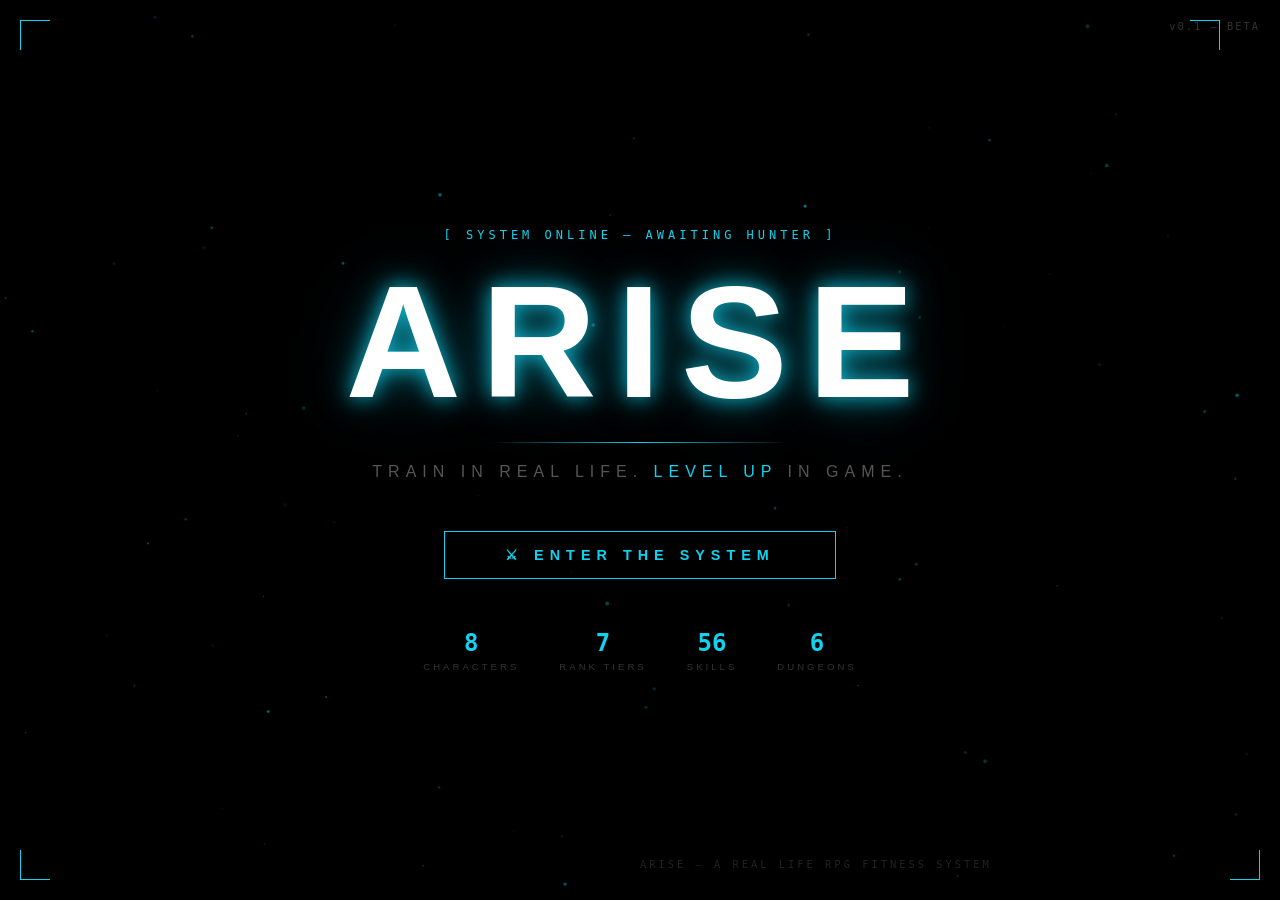
<file: index.html>
<!DOCTYPE html>
<html lang="en">
<head>
    <meta charset="UTF-8">
    <meta name="viewport" content="width=device-width, initial-scale=1.0">
    <title>ARISE — Train. Level Up. Dominate.</title>
    <style>
        * { margin: 0; padding: 0; box-sizing: border-box; }

        body {
            background: #000;
            color: #fff;
            font-family: 'Segoe UI', sans-serif;
            height: 100vh;
            overflow: hidden;
            display: flex;
            flex-direction: column;
            align-items: center;
            justify-content: center;
        }

        /* PARTICLE CANVAS */
        #particles {
            position: fixed;
            top: 0; left: 0;
            width: 100%; height: 100%;
            z-index: 0;
        }

        /* SCANLINES */
        body::before {
            content: "";
            position: fixed; top: 0; left: 0;
            width: 100%; height: 100%;
            background: repeating-linear-gradient(
                0deg,
                transparent,
                transparent 2px,
                rgba(0,0,0,0.15) 2px,
                rgba(0,0,0,0.15) 4px
            );
            z-index: 1;
            pointer-events: none;
        }

        .content {
            position: relative;
            z-index: 10;
            text-align: center;
            display: flex;
            flex-direction: column;
            align-items: center;
            gap: 0;
        }

        /* SYSTEM ALERT */
        .system-alert {
            font-family: monospace;
            font-size: 0.75rem;
            color: #11D2EF;
            letter-spacing: 4px;
            margin-bottom: 20px;
            opacity: 0;
            animation: fadeIn 1s ease 0.5s forwards;
        }

        /* MAIN TITLE */
        .title {
            font-size: clamp(5rem, 15vw, 10rem);
            font-weight: 900;
            letter-spacing: 20px;
            color: #fff;
            text-shadow:
                0 0 20px rgba(17, 210, 239, 0.8),
                0 0 40px rgba(17, 210, 239, 0.4),
                0 0 80px rgba(17, 210, 239, 0.2);
            opacity: 0;
            animation: titleReveal 1.5s ease 1s forwards;
            line-height: 1;
        }

        /* DIVIDER LINE */
        .divider {
            width: 0;
            height: 1px;
            background: linear-gradient(90deg, transparent, #11D2EF, transparent);
            margin: 20px 0;
            animation: expandLine 1s ease 2s forwards;
        }

        /* TAGLINE */
        .tagline {
            font-size: clamp(0.8rem, 2vw, 1rem);
            letter-spacing: 6px;
            color: #555;
            text-transform: uppercase;
            opacity: 0;
            animation: fadeIn 1s ease 2.5s forwards;
            margin-bottom: 50px;
        }

        .tagline span {
            color: #11D2EF;
        }

        /* ENTER BUTTON */
        .enter-btn {
            background: none;
            border: 1px solid #11D2EF;
            color: #11D2EF;
            padding: 15px 60px;
            font-size: 0.9rem;
            font-weight: bold;
            letter-spacing: 6px;
            cursor: pointer;
            text-transform: uppercase;
            position: relative;
            overflow: hidden;
            opacity: 0;
            animation: fadeIn 1s ease 3s forwards;
            transition: all 0.3s ease;
        }

        .enter-btn::before {
            content: '';
            position: absolute;
            top: 0; left: -100%;
            width: 100%; height: 100%;
            background: rgba(17, 210, 239, 0.1);
            transition: left 0.3s ease;
        }

        .enter-btn:hover::before { left: 0; }
        .enter-btn:hover {
            box-shadow: 0 0 30px rgba(17, 210, 239, 0.4);
            color: #fff;
        }

        /* STATS ROW */
        .stats-row {
            display: flex;
            gap: 40px;
            margin-top: 50px;
            opacity: 0;
            animation: fadeIn 1s ease 3.5s forwards;
        }

        .stat {
            text-align: center;
        }

        .stat-num {
            font-size: 1.5rem;
            font-weight: 900;
            color: #11D2EF;
            font-family: monospace;
        }

        .stat-label {
            font-size: 0.6rem;
            color: #333;
            letter-spacing: 3px;
            text-transform: uppercase;
            margin-top: 4px;
        }

        /* BOTTOM INFO */
        .bottom-info {
            position: fixed;
            bottom: 30px;
            left: 50%;
            transform: translateX(-50%);
            font-family: monospace;
            font-size: 0.65rem;
            color: #222;
            letter-spacing: 3px;
            z-index: 10;
            opacity: 0;
            animation: fadeIn 1s ease 4s forwards;
        }

        /* VERSION */
        .version {
            position: fixed;
            top: 20px;
            right: 20px;
            font-family: monospace;
            font-size: 0.65rem;
            color: #333;
            letter-spacing: 2px;
            z-index: 10;
        }

        /* CORNER DECORATIONS */
        .corner {
            position: fixed;
            width: 30px;
            height: 30px;
            z-index: 10;
            opacity: 0;
            animation: fadeIn 1s ease 1s forwards;
        }

        .corner-tl { top: 20px; left: 20px; border-top: 1px solid #11D2EF; border-left: 1px solid #11D2EF; }
        .corner-tr { top: 20px; right: 60px; border-top: 1px solid #11D2EF; border-right: 1px solid #11D2EF; }
        .corner-bl { bottom: 20px; left: 20px; border-bottom: 1px solid #11D2EF; border-left: 1px solid #11D2EF; }
        .corner-br { bottom: 20px; right: 20px; border-bottom: 1px solid #11D2EF; border-right: 1px solid #11D2EF; }

        /* ANIMATIONS */
        @keyframes fadeIn {
            from { opacity: 0; transform: translateY(10px); }
            to { opacity: 1; transform: translateY(0); }
        }

        @keyframes titleReveal {
            0% { opacity: 0; letter-spacing: 40px; }
            100% { opacity: 1; letter-spacing: 20px; }
        }

        @keyframes expandLine {
            from { width: 0; }
            to { width: 300px; }
        }

        /* FLASH EFFECT ON LOAD */
        .flash {
            position: fixed;
            top: 0; left: 0;
            width: 100%; height: 100%;
            background: #11D2EF;
            z-index: 999;
            animation: flash 0.5s ease forwards;
            pointer-events: none;
        }

        @keyframes flash {
            0% { opacity: 0.3; }
            100% { opacity: 0; pointer-events: none; }
        }
    </style>
</head>
<body>

    <!-- Flash effect -->
    <div class="flash"></div>

    <!-- Particles -->
    <canvas id="particles"></canvas>

    <!-- Corner decorations -->
    <div class="corner corner-tl"></div>
    <div class="corner corner-tr"></div>
    <div class="corner corner-bl"></div>
    <div class="corner corner-br"></div>

    <!-- Version -->
    <div class="version">v0.1 — BETA</div>

    <!-- Main content -->
    <div class="content">
        <div class="system-alert">[ SYSTEM ONLINE — AWAITING HUNTER ]</div>

        <h1 class="title">ARISE</h1>

        <div class="divider"></div>

        <p class="tagline">
            Train in real life. <span>Level up</span> in game.
        </p>

        <button class="enter-btn" onclick="enterSystem()">
            ⚔ ENTER THE SYSTEM
        </button>

        <div class="stats-row">
            <div class="stat">
                <div class="stat-num">8</div>
                <div class="stat-label">Characters</div>
            </div>
            <div class="stat">
                <div class="stat-num">7</div>
                <div class="stat-label">Rank tiers</div>
            </div>
            <div class="stat">
                <div class="stat-num">56</div>
                <div class="stat-label">Skills</div>
            </div>
            <div class="stat">
                <div class="stat-num">6</div>
                <div class="stat-label">Dungeons</div>
            </div>
        </div>
    </div>

    <div class="bottom-info">ARISE — A REAL LIFE RPG FITNESS SYSTEM</div>

    <script>
        // PARTICLE SYSTEM
        const canvas = document.getElementById('particles');
        const ctx = canvas.getContext('2d');

        canvas.width = window.innerWidth;
        canvas.height = window.innerHeight;

        window.addEventListener('resize', () => {
            canvas.width = window.innerWidth;
            canvas.height = window.innerHeight;
        });

        const particles = [];
        const PARTICLE_COUNT = 80;

        for (let i = 0; i < PARTICLE_COUNT; i++) {
            particles.push({
                x: Math.random() * canvas.width,
                y: Math.random() * canvas.height,
                size: Math.random() * 1.5 + 0.5,
                speedX: (Math.random() - 0.5) * 0.3,
                speedY: (Math.random() - 0.5) * 0.3,
                opacity: Math.random() * 0.5 + 0.1,
                pulse: Math.random() * Math.PI * 2
            });
        }

        function animateParticles() {
            ctx.clearRect(0, 0, canvas.width, canvas.height);

            particles.forEach(p => {
                p.x += p.speedX;
                p.y += p.speedY;
                p.pulse += 0.02;

                if (p.x < 0) p.x = canvas.width;
                if (p.x > canvas.width) p.x = 0;
                if (p.y < 0) p.y = canvas.height;
                if (p.y > canvas.height) p.y = 0;

                const opacity = p.opacity * (0.7 + 0.3 * Math.sin(p.pulse));
                ctx.beginPath();
                ctx.arc(p.x, p.y, p.size, 0, Math.PI * 2);
                ctx.fillStyle = `rgba(17, 210, 239, ${opacity})`;
                ctx.fill();
            });

            requestAnimationFrame(animateParticles);
        }

        animateParticles();

        // ENTER SYSTEM
        function enterSystem() {
            const btn = document.querySelector('.enter-btn');
            btn.innerText = 'INITIALIZING...';
            btn.style.borderColor = '#00FF44';
            btn.style.color = '#00FF44';

            setTimeout(() => {
                document.body.style.transition = 'opacity 0.5s ease';
                document.body.style.opacity = '0';
                setTimeout(() => {
                    window.location.href = 'register.html';
                }, 500);
            }, 800);
        }

        // KEYBOARD SHORTCUT
        document.addEventListener('keydown', (e) => {
            if (e.key === 'Enter') enterSystem();
        });
    </script>
</body>
</html>
</file>
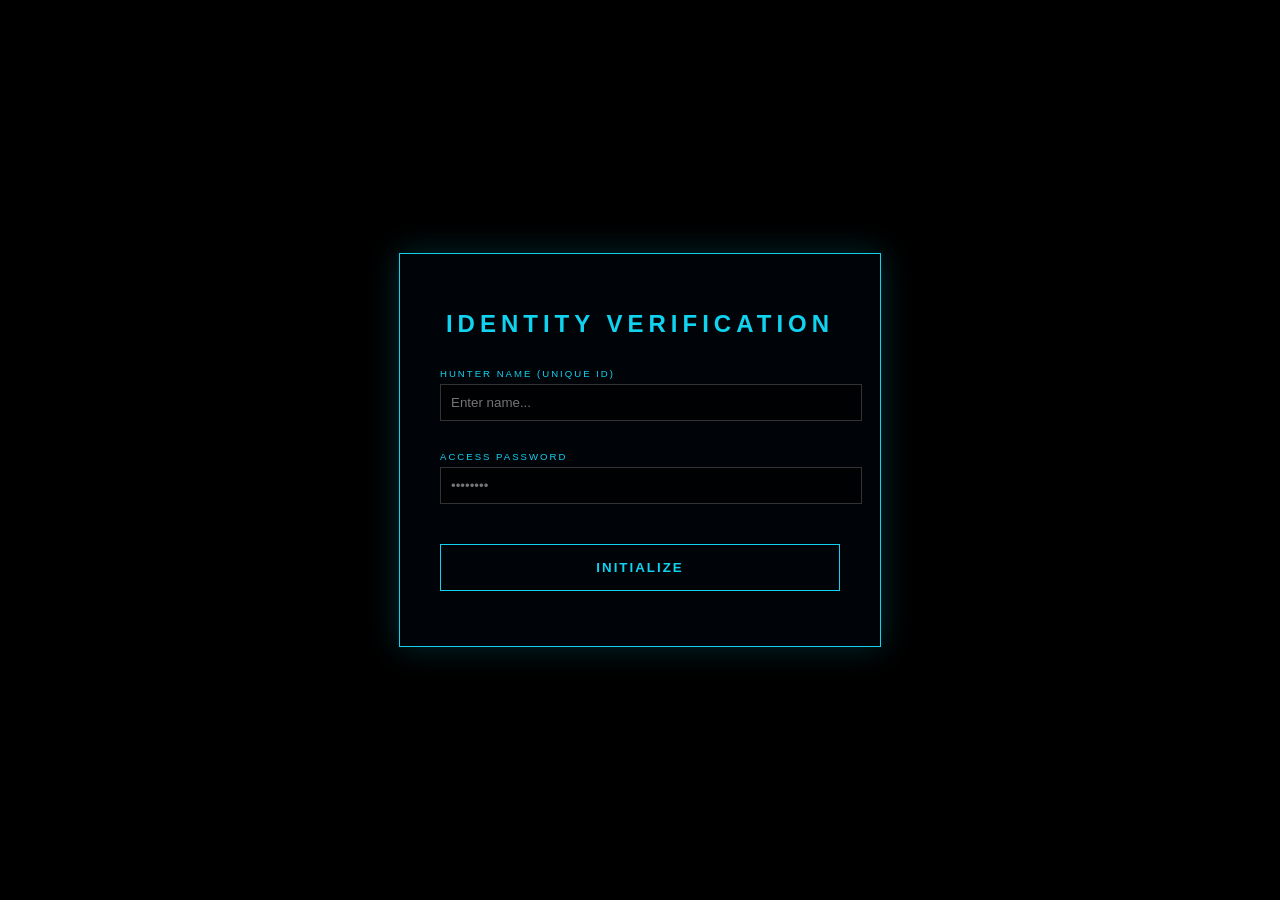
<file: battle.html>
<!DOCTYPE html>
<html lang="en">
<head>
    <meta charset="UTF-8">
    <title>System: Real-Time Combat</title>
    <link rel="stylesheet" href="style.css">
    <style>
        body { background: #000; color: #fff; font-family: 'Segoe UI', sans-serif; overflow: hidden; margin: 0; height: 100vh; }
        
        .battle-screen { 
            display: flex; flex-direction: column; align-items: center; 
            height: 100vh; width: 100vw; box-sizing: border-box;
            background: radial-gradient(circle, #0a1118 0%, #000 100%);
            padding: 10px;
        }
        
        .arena { display: flex; justify-content: space-around; align-items: center; width: 100%; flex: 1; min-height: 0; }
        
        .entity { text-align: center; width: 30%; position: relative; }
        .entity img { max-height: 50vh; width: auto; filter: drop-shadow(0 0 15px rgba(17, 210, 239, 0.3)); }

        .bar-container { width: 100%; background: #111; height: 8px; margin-top: 5px; border-radius: 2px; overflow: hidden; }
        .hp-fill { height: 100%; background: #00FF44; width: 100%; transition: 0.2s; }
        .mp-fill { height: 100%; background: #11D2EF; width: 0%; transition: 0.2s; }
        .cd-fill { height: 100%; background: #FFD700; width: 0%; }

        .bar-label { font-size: 0.6rem; color: #555; font-family: monospace; margin-top: 2px; }

        .combat-log { 
            width: 90%; max-width: 600px; height: 80px; 
            background: rgba(0,0,0,0.8); border: 1px solid #11D2EF; 
            padding: 8px; overflow-y: auto; font-family: monospace; 
            font-size: 0.75rem; margin: 10px 0;
        }
        
        .controls { 
            display: flex; flex-wrap: wrap; gap: 10px; padding: 15px; 
            background: #050505; width: 100%; justify-content: center; 
            border-top: 1px solid #222;
        }

        .action-btn { 
            background: #000; border: 2px solid #11D2EF; color: #11D2EF; 
            padding: 8px 20px; cursor: pointer; font-weight: bold; 
            text-transform: uppercase; font-size: 0.8rem;
        }
        .action-btn:disabled { border-color: #333; color: #333; opacity: 0.5; cursor: not-allowed; }
        .potion-btn { border-color: #ff4444; color: #ff4444; }
        .skill1-btn { border-color: #00FF44; color: #00FF44; }
        .skill2-btn { border-color: #9d4edd; color: #9d4edd; }

        #death-screen { 
            display: none; position: fixed; top: 0; left: 0; width: 100%; height: 100%; 
            background: rgba(0,0,0,0.95); z-index: 1000; flex-direction: column; 
            justify-content: center; align-items: center; gap: 20px;
        }

        #victory-screen {
            display: none; position: fixed; top: 0; left: 0; width: 100%; height: 100%; 
            background: rgba(0,0,0,0.95); z-index: 1000; flex-direction: column; 
            justify-content: center; align-items: center; gap: 20px;
        }

        .reward-box {
            background: rgba(17,210,239,0.05); border: 1px solid #11D2EF;
            padding: 20px 40px; text-align: center; font-family: monospace;
        }
    </style>
</head>
<body onload="startSystem()">

    <div id="death-screen">
        <h1 style="color:#ff4444; font-size:3rem; letter-spacing:10px;">YOU DIED</h1>
        <p style="color:#555; font-family:monospace;">Train harder and return stronger.</p>
        <button class="action-btn" onclick="window.location.href='home.html'">RETURN TO CAMP</button>
    </div>

    <div id="victory-screen">
        <h1 style="color:#FFD700; font-size:3rem; letter-spacing:10px;">VICTORY</h1>
        <div class="reward-box" id="reward-box">
            <p style="color:#11D2EF; margin-bottom:10px; letter-spacing:3px;">REWARDS</p>
            <p id="reward-gold" style="color:#FFD700;">+0G</p>
            <p id="reward-xp" style="color:#00FF44;">+0 XP</p>
            <p id="skill-unlock-msg" style="color:#9d4edd; margin-top:10px; display:none;"></p>
        </div>
        <button class="action-btn" onclick="window.location.href='dungeon.html'">CONTINUE</button>
    </div>

    <div class="battle-screen">
        <h3 id="boss-title" style="color:#ff4444; letter-spacing:3px; margin: 5px 0;">GATE ACTIVE</h3>
        
        <div class="arena">
            <div class="entity">
                <h4 id="p-name" style="margin:5px 0; color:#11D2EF;">HUNTER</h4>
                <img id="p-img" src="">
                <div class="bar-container"><div id="p-hp-bar" class="hp-fill"></div></div>
                <div class="bar-label" id="p-hp-text">HP</div>
                <div class="bar-container" style="height:4px;"><div id="p-mp-bar" class="mp-fill"></div></div>
                <div class="bar-label" id="p-mp-text">MP</div>
                <div class="bar-container" style="height:4px;"><div id="p-cd-bar" class="cd-fill"></div></div>
                <div class="bar-label">CD</div>
            </div>

            <div style="text-align:center; color:#555; font-size:2rem;">VS</div>

            <div class="entity">
                <h4 id="m-name" style="color:#ff4444; margin:5px 0;">BOSS</h4>
                <img id="m-img" src="" style="max-height:200px;">
                <div class="bar-container"><div id="m-hp-bar" class="hp-fill" style="background:#f44"></div></div>
                <div class="bar-label" id="m-hp-text">HP</div>
                <div class="bar-container" style="height:4px;"><div id="m-cd-bar" class="cd-fill" style="background:#f44"></div></div>
                <div class="bar-label">CD</div>
            </div>
        </div>

        <div class="combat-log" id="log"></div>

        <div class="controls">
            <button class="action-btn" id="atk-btn" onclick="playerAttack()">⚔ STRIKE</button>
            <button class="action-btn skill1-btn" id="skill1-btn" onclick="useSkill(1)">SKILL 1</button>
            <button class="action-btn skill2-btn" id="skill2-btn" onclick="useSkill(2)">SKILL 2</button>
            <button class="action-btn potion-btn" id="pot-btn" onclick="usePotion()">🧪 POTION (<span id="pot-qty">0</span>)</button>
        </div>
    </div>

    <script>
        // ============================================
        // SKILL DATABASE (same as home.html)
        // ============================================
        const SKILL_DB = {
            'gojo_e': { id:'gojo_e', name:'Basic Cursed Energy', rank:'E', mpCost:30, dmgMult:2, color:'#11D2EF', msg:'Gojo releases basic cursed energy!' },
            'gojo_d': { id:'gojo_d', name:'Red', rank:'D', mpCost:40, dmgMult:3, color:'#ff4444', msg:'Gojo activates Cursed Technique Lapse: Red!' },
            'gojo_c': { id:'gojo_c', name:'Infinity', rank:'C', mpCost:50, dmgMult:4, color:'#fff', msg:'Gojo unleashes Infinity — all attacks slowed!' },
            'gojo_b': { id:'gojo_b', name:'Blue', rank:'B', mpCost:65, dmgMult:5, color:'#11D2EF', msg:'Gojo activates Cursed Technique Reversal: Blue!' },
            'gojo_a': { id:'gojo_a', name:'Purple', rank:'A', mpCost:80, dmgMult:7, color:'#9d4edd', msg:'HOLLOW PURPLE — Imaginary Mass obliterates everything!' },
            'gojo_s': { id:'gojo_s', name:'Six Eyes', rank:'S', mpCost:100, dmgMult:10, color:'#FFD700', msg:'Six Eyes activated — Gojo sees everything!' },
            'gojo_splus': { id:'gojo_splus', name:'Unlimited Void', rank:'S+', mpCost:150, dmgMult:15, color:'#fff', msg:'DOMAIN EXPANSION: UNLIMITED VOID!' },
            'garou_e': { id:'garou_e', name:'Martial Arts', rank:'E', mpCost:30, dmgMult:2, color:'#11D2EF', msg:'Garou uses basic martial arts!' },
            'garou_d': { id:'garou_d', name:'Hero Hunt', rank:'D', mpCost:40, dmgMult:3, color:'#ff4444', msg:'Garou activates Hero Hunting stance!' },
            'garou_c': { id:'garou_c', name:'Monster Form', rank:'C', mpCost:50, dmgMult:4, color:'#9d4edd', msg:'Garou transforms into Monster form!' },
            'garou_b': { id:'garou_b', name:'Instinct Copy', rank:'B', mpCost:65, dmgMult:5, color:'#FFD700', msg:'Garou copies the enemy attack pattern!' },
            'garou_a': { id:'garou_a', name:'God Slayer', rank:'A', mpCost:80, dmgMult:7, color:'#ff4444', msg:'GOD SLAYER FIST — Garou strikes with divine force!' },
            'garou_s': { id:'garou_s', name:'Cosmic Fear', rank:'S', mpCost:100, dmgMult:10, color:'#9d4edd', msg:'Garou radiates Cosmic Fear Mode!' },
            'garou_splus': { id:'garou_splus', name:'Absolute Evil', rank:'S+', mpCost:150, dmgMult:15, color:'#ff4444', msg:'ABSOLUTE EVIL — Garou becomes the embodiment of destruction!' },
            'jinwoo_e': { id:'jinwoo_e', name:'Basic Combat', rank:'E', mpCost:30, dmgMult:2, color:'#11D2EF', msg:'Sung Jin-Woo attacks!' },
            'jinwoo_d': { id:'jinwoo_d', name:'Shadow Pull', rank:'D', mpCost:40, dmgMult:3, color:'#9d4edd', msg:'Jin-Woo pulls the enemy from the shadows!' },
            'jinwoo_c': { id:'jinwoo_c', name:"Ruler's Hand", rank:'C', mpCost:50, dmgMult:4, color:'#11D2EF', msg:"Ruler's Hand — Jin-Woo controls the battlefield!" },
            'jinwoo_b': { id:'jinwoo_b', name:'Shadow Army', rank:'B', mpCost:65, dmgMult:5, color:'#9d4edd', msg:'Shadow Army summoned!' },
            'jinwoo_a': { id:'jinwoo_a', name:"Monarch's Domain", rank:'A', mpCost:80, dmgMult:7, color:'#9d4edd', msg:"MONARCH'S DOMAIN!" },
            'jinwoo_s': { id:'jinwoo_s', name:'Arise', rank:'S', mpCost:100, dmgMult:10, color:'#9d4edd', msg:'ARISE — The dead rise to serve the Shadow Monarch!' },
            'jinwoo_splus': { id:'jinwoo_splus', name:'Shadow Monarch', rank:'S+', mpCost:150, dmgMult:15, color:'#9d4edd', msg:'SHADOW MONARCH AWAKENED!' },
            'asta_e': { id:'asta_e', name:'Sword Strike', rank:'E', mpCost:30, dmgMult:2, color:'#11D2EF', msg:'Asta swings his anti-magic sword!' },
            'asta_d': { id:'asta_d', name:'Anti-Magic', rank:'D', mpCost:40, dmgMult:3, color:'#333', msg:'Asta channels anti-magic through his blade!' },
            'asta_c': { id:'asta_c', name:'Black Asta', rank:'C', mpCost:50, dmgMult:4, color:'#555', msg:'BLACK ASTA — The demon power awakens!' },
            'asta_b': { id:'asta_b', name:'Demon Form', rank:'B', mpCost:65, dmgMult:5, color:'#ff4444', msg:'Asta fully merges with the demon!' },
            'asta_a': { id:'asta_a', name:'Black Divider', rank:'A', mpCost:80, dmgMult:7, color:'#333', msg:'BLACK DIVIDER!' },
            'asta_s': { id:'asta_s', name:'Infinite Slash', rank:'S', mpCost:100, dmgMult:10, color:'#555', msg:'INFINITE SLASH EQUINOX!' },
            'asta_splus': { id:'asta_splus', name:'Unite Mode', rank:'S+', mpCost:150, dmgMult:15, color:'#ff4444', msg:'UNITE MODE — Asta and Liebe become one!' },
            'toji_e': { id:'toji_e', name:'Basic Strike', rank:'E', mpCost:30, dmgMult:2, color:'#11D2EF', msg:'Toji strikes with raw physical power!' },
            'toji_d': { id:'toji_d', name:'Heavy Blow', rank:'D', mpCost:40, dmgMult:3, color:'#ff4444', msg:'Toji delivers a devastating heavy blow!' },
            'toji_c': { id:'toji_c', name:'Inverted Spear', rank:'C', mpCost:50, dmgMult:4, color:'#FFD700', msg:'Toji uses the Inverted Spear of Heaven!' },
            'toji_b': { id:'toji_b', name:'Playful Cloud', rank:'B', mpCost:65, dmgMult:5, color:'#ff4444', msg:'Toji wields the Playful Cloud!' },
            'toji_a': { id:'toji_a', name:'Soul Split', rank:'A', mpCost:80, dmgMult:7, color:'#9d4edd', msg:'SOUL SPLIT!' },
            'toji_s': { id:'toji_s', name:'Zero Magic', rank:'S', mpCost:100, dmgMult:10, color:'#fff', msg:'ZERO MAGIC — Heavenly Restriction!' },
            'toji_splus': { id:'toji_splus', name:'Heavenly Restriction', rank:'S+', mpCost:150, dmgMult:15, color:'#fff', msg:'FULL HEAVENLY RESTRICTION!' },
            'ippo_e': { id:'ippo_e', name:'Jab', rank:'E', mpCost:30, dmgMult:2, color:'#11D2EF', msg:'Ippo throws a sharp jab!' },
            'ippo_d': { id:'ippo_d', name:'Straight', rank:'D', mpCost:40, dmgMult:3, color:'#FFD700', msg:'Ippo delivers a powerful straight punch!' },
            'ippo_c': { id:'ippo_c', name:'Liver Blow', rank:'C', mpCost:50, dmgMult:4, color:'#ff4444', msg:'Ippo hits the liver!' },
            'ippo_b': { id:'ippo_b', name:'Dempsey Roll', rank:'B', mpCost:65, dmgMult:5, color:'#FFD700', msg:'DEMPSEY ROLL!' },
            'ippo_a': { id:'ippo_a', name:'Gazelle Punch', rank:'A', mpCost:80, dmgMult:7, color:'#11D2EF', msg:'GAZELLE PUNCH!' },
            'ippo_s': { id:'ippo_s', name:'Smash', rank:'S', mpCost:100, dmgMult:10, color:'#FFD700', msg:'THE SMASH!' },
            'ippo_splus': { id:'ippo_splus', name:'Flicker', rank:'S+', mpCost:150, dmgMult:15, color:'#fff', msg:'FLICKER — A punch too fast to see!' },
            'tanjiro_e': { id:'tanjiro_e', name:'Water Breathing', rank:'E', mpCost:30, dmgMult:2, color:'#11D2EF', msg:'Tanjiro uses Water Breathing: First Form!' },
            'tanjiro_d': { id:'tanjiro_d', name:'Constant Flux', rank:'D', mpCost:40, dmgMult:3, color:'#11D2EF', msg:'Water Breathing: Sixth Form!' },
            'tanjiro_c': { id:'tanjiro_c', name:'Whirlpool', rank:'C', mpCost:50, dmgMult:4, color:'#11D2EF', msg:'Water Breathing: Seventh Form!' },
            'tanjiro_b': { id:'tanjiro_b', name:'Blessed Rain', rank:'B', mpCost:65, dmgMult:5, color:'#11D2EF', msg:'Water Breathing: Second Form!' },
            'tanjiro_a': { id:'tanjiro_a', name:'Waltz', rank:'A', mpCost:80, dmgMult:7, color:'#FFD700', msg:'Hinokami Kagura: Dance!' },
            'tanjiro_s': { id:'tanjiro_s', name:'Hinokami Kagura', rank:'S', mpCost:100, dmgMult:10, color:'#ff4444', msg:'HINOKAMI KAGURA!' },
            'tanjiro_splus': { id:'tanjiro_splus', name:'Sun Breathing', rank:'S+', mpCost:150, dmgMult:15, color:'#FFD700', msg:'SUN BREATHING: THIRTEENTH FORM!' },
            'thorfinn_e': { id:'thorfinn_e', name:'Knife Throw', rank:'E', mpCost:30, dmgMult:2, color:'#11D2EF', msg:'Thorfinn throws his daggers!' },
            'thorfinn_d': { id:'thorfinn_d', name:'Ambush', rank:'D', mpCost:40, dmgMult:3, color:'#555', msg:'Thorfinn strikes from the shadows!' },
            'thorfinn_c': { id:'thorfinn_c', name:'Spin Attack', rank:'C', mpCost:50, dmgMult:4, color:'#FFD700', msg:'Thorfinn spins and slashes!' },
            'thorfinn_b': { id:'thorfinn_b', name:'Snake Pit', rank:'B', mpCost:65, dmgMult:5, color:'#00FF44', msg:'SNAKE PIT!' },
            'thorfinn_a': { id:'thorfinn_a', name:'Falling Star', rank:'A', mpCost:80, dmgMult:7, color:'#FFD700', msg:'FALLING STAR!' },
            'thorfinn_s': { id:'thorfinn_s', name:'Sword of Thor', rank:'S', mpCost:100, dmgMult:10, color:'#FFD700', msg:'SWORD OF THOR!' },
            'thorfinn_splus': { id:'thorfinn_splus', name:"Warrior's Code", rank:'S+', mpCost:150, dmgMult:15, color:'#fff', msg:"WARRIOR'S CODE!" },
        };

        const currentUser = localStorage.getItem('currentUser');
        let player = JSON.parse(localStorage.getItem(currentUser));
        let p, m, battleActive = true;
        let pCD = 0, mCD = 0;
        let skill1 = null;
        let skill2 = null;

        function startSystem() {
            if (!player) { window.location.href = 'register.html'; return; }
            const dungeon = JSON.parse(localStorage.getItem('activeDungeon')) || {id:1, rank:'E', name:'Goblin Nest'};

            // Load equipped skills
            skill1 = player.equippedSkills?.slot1 ? SKILL_DB[player.equippedSkills.slot1] : null;
            skill2 = player.equippedSkills?.slot2 ? SKILL_DB[player.equippedSkills.slot2] : null;

            // Update skill buttons
            const sk1Btn = document.getElementById('skill1-btn');
            const sk2Btn = document.getElementById('skill2-btn');

            if (skill1) {
                sk1Btn.innerText = `${skill1.name} (${skill1.mpCost} MP)`;
                sk1Btn.style.borderColor = skill1.color;
                sk1Btn.style.color = skill1.color;
            } else {
                sk1Btn.innerText = 'SKILL 1 — EMPTY';
                sk1Btn.disabled = true;
            }

            if (skill2) {
                sk2Btn.innerText = `${skill2.name} (${skill2.mpCost} MP)`;
                sk2Btn.style.borderColor = skill2.color;
                sk2Btn.style.color = skill2.color;
            } else {
                sk2Btn.innerText = 'SKILL 2 — EMPTY';
                sk2Btn.disabled = true;
            }

            // Player stats
            p = {
                hp: player.stm * 12, maxHp: player.stm * 12,
                mp: 0, maxMp: 100 + (player.level * 5),
                str: player.str, spd: player.spd
            };

            // Monster stats
            let diff = dungeon.id;
            m = {
                name: dungeon.name,
                hp: 50 + (diff * 100), maxHp: 50 + (diff * 100),
                str: 5 + (diff * 8),
                goldReward: diff * 200,
                xpReward: diff * 50
            };

            document.getElementById('p-name').innerText = player.name.toUpperCase();
            document.getElementById('p-img').src = player.imgFull || '';
            document.getElementById('m-name').innerText = m.name.toUpperCase();
            document.getElementById('boss-title').innerText = `⚠ ${dungeon.rank}-RANK GATE ACTIVE`;

            updatePotionCount();
            logMsg(`Entered ${dungeon.name}! Prepare for battle!`, '#FFD700');
            gameLoop();
        }

        function updatePotionCount() {
            const pot = player.inventory?.find(i => i.id === 'p_red');
            document.getElementById('pot-qty').innerText = pot ? pot.qty : 0;
            document.getElementById('pot-btn').disabled = !pot || pot.qty <= 0;
        }

        function usePotion() {
            const pot = player.inventory?.find(i => i.id === 'p_red');
            if (pot && pot.qty > 0) {
                pot.qty--;
                p.hp = Math.min(p.maxHp, p.hp + (p.maxHp * 0.5));
                logMsg('Used Healing Potion! +50% HP restored!', '#00FF44');
                updatePotionCount();
                saveToSystem();
            }
        }

        function gameLoop() {
            if (!battleActive) return;

            if (p.mp < p.maxMp) p.mp += 0.2;
            if (pCD < 100) pCD += (p.spd / 25) + 1.2;
            if (mCD < 100) mCD += 1.5;

            if (mCD >= 100) {
                mCD = 0;
                let dmg = Math.floor(m.str * (0.8 + Math.random() * 0.4));
                p.hp -= dmg;
                logMsg(`${m.name} hit you for ${dmg} damage!`, '#ff4444');
                shake('p-img');
                if (p.hp <= 0) { p.hp = 0; updateUI(); die(); return; }
            }

            updateUI();
            requestAnimationFrame(gameLoop);
        }

        function playerAttack() {
            if (pCD < 100) return;
            pCD = 0;
            let dmg = Math.floor(p.str * (0.9 + Math.random() * 0.3));
            m.hp -= dmg;
            logMsg(`Strike! Dealt ${dmg} damage!`, '#11D2EF');
            shake('m-img');
            if (m.hp <= 0) { m.hp = 0; updateUI(); win(); }
        }

        function useSkill(slot) {
            const skill = slot === 1 ? skill1 : skill2;
            if (!skill) return;
            if (p.mp < skill.mpCost) {
                logMsg(`Not enough MP! Need ${skill.mpCost} MP`, '#ff4444');
                return;
            }
            p.mp -= skill.mpCost;
            let dmg = Math.floor(p.str * skill.dmgMult);
            m.hp -= dmg;
            logMsg(`${skill.msg} — ${dmg} damage!`, skill.color);
            shake('m-img');
            if (m.hp <= 0) { m.hp = 0; updateUI(); win(); }
        }

        function updateUI() {
            document.getElementById('p-hp-bar').style.width = Math.max(0, p.hp / p.maxHp * 100) + '%';
            document.getElementById('m-hp-bar').style.width = Math.max(0, m.hp / m.maxHp * 100) + '%';
            document.getElementById('p-mp-bar').style.width = (p.mp / p.maxMp * 100) + '%';
            document.getElementById('p-cd-bar').style.width = pCD + '%';
            document.getElementById('m-cd-bar').style.width = mCD + '%';
            document.getElementById('p-hp-text').innerText = `HP: ${Math.floor(p.hp)}/${p.maxHp}`;
            document.getElementById('p-mp-text').innerText = `MP: ${Math.floor(p.mp)}/${p.maxMp}`;
            document.getElementById('m-hp-text').innerText = `HP: ${Math.floor(m.hp)}/${m.maxHp}`;

            document.getElementById('atk-btn').disabled = pCD < 100;
            if (skill1) document.getElementById('skill1-btn').disabled = p.mp < skill1.mpCost;
            if (skill2) document.getElementById('skill2-btn').disabled = p.mp < skill2.mpCost;
        }

        function logMsg(msg, color) {
            const log = document.getElementById('log');
            log.innerHTML += `<div style="color:${color}">> ${msg}</div>`;
            log.scrollTop = log.scrollHeight;
        }

        function shake(id) {
            const img = document.getElementById(id);
            img.style.transform = 'translateX(8px)';
            setTimeout(() => img.style.transform = 'translateX(0)', 80);
        }

        function saveToSystem() {
            localStorage.setItem(currentUser, JSON.stringify(player));
        }

        function win() {
            battleActive = false;

            // Add rewards — FIXED: using player.xp not player.exp
            player.gold += m.goldReward;
            player.xp += m.xpReward;

            let leveledUp = false;
            let newSkillUnlocked = null;

            // Level up check
           let xpNeeded = Math.floor(1000 * (player.level * player.level * 0.5));
while (player.xp >= xpNeeded) {
    player.xp -= xpNeeded;
    player.level += 1;
    xpNeeded = Math.floor(1000 * (player.level * player.level * 0.5));
}

            saveToSystem();

            // Show victory screen
            document.getElementById('reward-gold').innerText = `+${m.goldReward} GOLD`;
            document.getElementById('reward-xp').innerText = `+${m.xpReward} XP`;

            if (leveledUp) {
                const skillMsg = document.getElementById('skill-unlock-msg');
                skillMsg.style.display = 'block';
                skillMsg.innerText = `⚡ LEVEL UP! Now LVL ${player.level} — Check inventory for new skills!`;
            }

            document.getElementById('victory-screen').style.display = 'flex';
        }

        function die() {
            battleActive = false;
            document.getElementById('death-screen').style.display = 'flex';
        }
    </script>
</body>
</html>
</file>
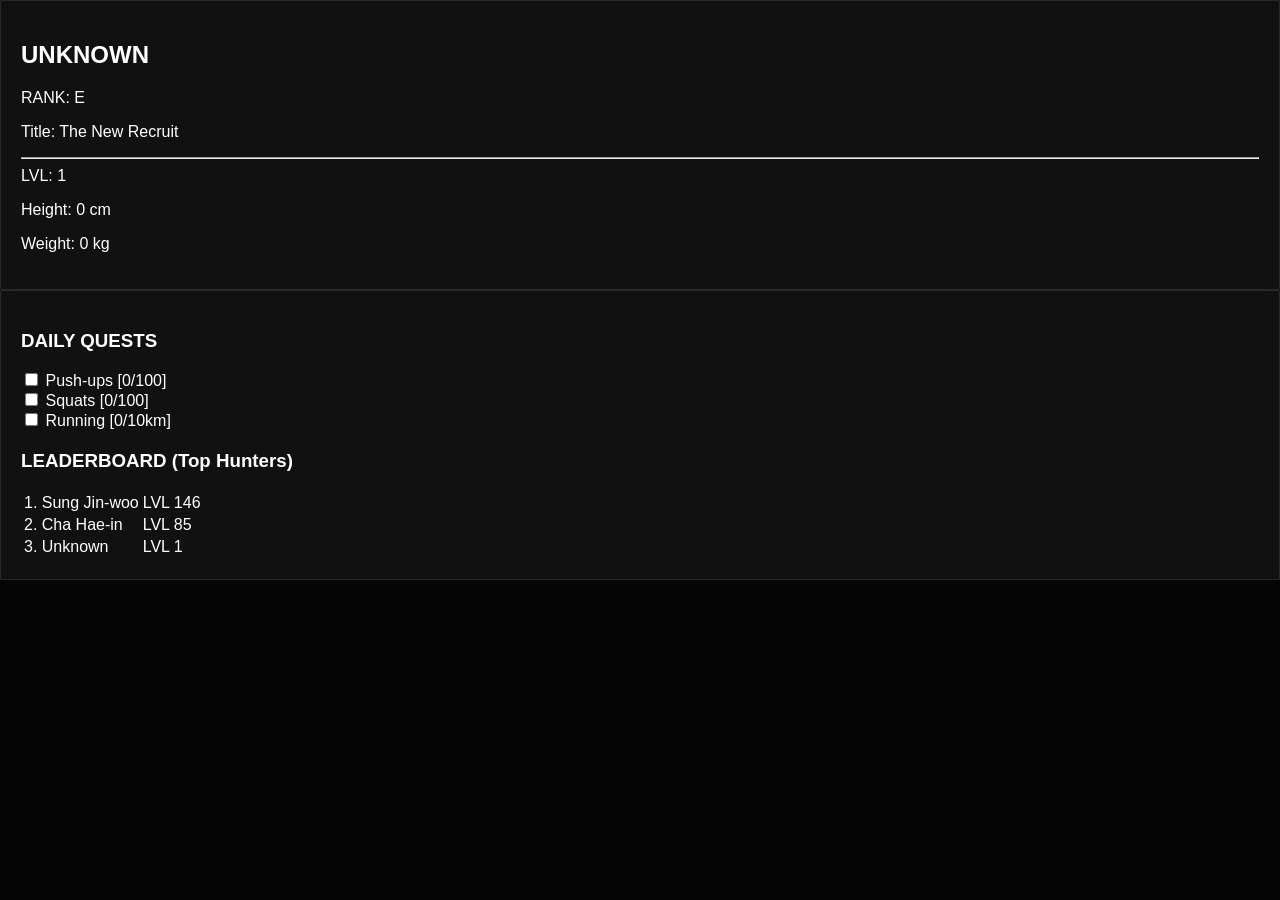
<file: dashboard.html>
<!DOCTYPE html>
<html lang="en">
<head>
    <meta charset="UTF-8">
    <meta name="viewport" content="width=device-width, initial-scale=1.0">
    <title>System: Status Window</title>
    <link rel="stylesheet" href="style.css">
</head>
<body onload="loadPlayerData()">
    <div class="dashboard-grid">
        
        <aside class="system-panel profile-card">
            <h2 id="display-name">HUNTER</h2>
            <p class="rank-text">RANK: <span id="player-rank">E</span></p>
            <p class="job-title">Title: The New Recruit</p>
            <hr>
            <div class="stat-row"><span>LVL:</span> <span id="level">1</span></div>
            <div class="xp-container">
                <div class="xp-bar" style="width: 10%;"></div>
            </div>
            <div class="stat-detail">
                <p>Height: <span id="display-height">--</span> cm</p>
                <p>Weight: <span id="display-weight">--</span> kg</p>
            </div>
        </aside>

        <main class="system-panel main-content">
            <h3>DAILY QUESTS</h3>
            <div class="quest-list">
                <div class="quest-item">
                    <input type="checkbox" id="q1"> 
                    <label for="q1">Push-ups [0/100]</label>
                </div>
                <div class="quest-item">
                    <input type="checkbox" id="q2"> 
                    <label for="q2">Squats [0/100]</label>
                </div>
                <div class="quest-item">
                    <input type="checkbox" id="q3"> 
                    <label for="q3">Running [0/10km]</label>
                </div>
            </div>
            
            <h3 style="margin-top: 20px;">LEADERBOARD (Top Hunters)</h3>
            <table class="leaderboard">
                <tr><td>1. Sung Jin-woo</td><td>LVL 146</td></tr>
                <tr><td>2. Cha Hae-in</td><td>LVL 85</td></tr>
                <tr><td id="user-lb-name">3. You</td><td id="user-lb-lvl">LVL 1</td></tr>
            </table>
        </main>

    </div>

    <script>
        function loadPlayerData() {
            // Retrieve data from LocalStorage
            const name = localStorage.getItem('playerName') || "Unknown";
            const height = localStorage.getItem('playerHeight') || "0";
            const weight = localStorage.getItem('playerWeight') || "0";

            // Update the UI
            document.getElementById('display-name').innerText = name.toUpperCase();
            document.getElementById('display-height').innerText = height;
            document.getElementById('display-weight').innerText = weight;
            document.getElementById('user-lb-name').innerText = "3. " + name;

            // Simple Logic: If weight > 100, maybe they are "Tank" class? 
            // We can add more logic here later!
        }
    </script>
</body>
</html>
</file>
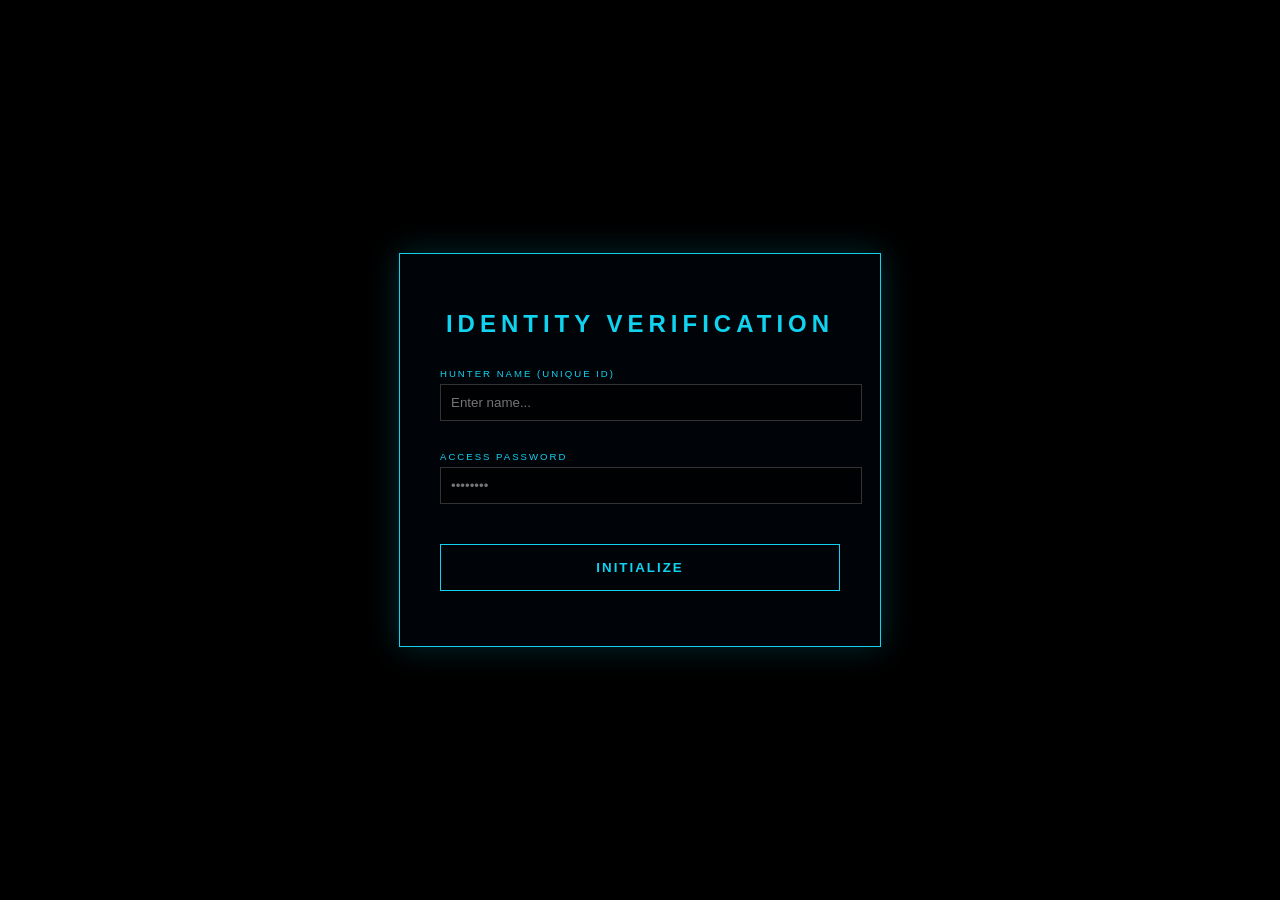
<file: dungeon.html>
<!DOCTYPE html>
<html lang="en">
<head>
    <meta charset="UTF-8">
    <title>System: World Map</title>
    <link rel="stylesheet" href="style.css">
    <style>
        body {
            background-color: #050505;
            color: #fff;
            margin: 0;
            overflow: hidden; 
            font-family: 'Segoe UI', sans-serif;
        }

        .map-container {
            width: 100vw;
            height: 100vh;
            background: radial-gradient(circle at center, #111 0%, #000 100%);
            position: relative;
            display: flex;
            flex-direction: column;
            justify-content: center;
            align-items: center;
        }

        .path-line {
            position: absolute;
            width: 2px;
            background: linear-gradient(to top, #333, #11D2EF, #9d4edd);
            height: 70vh;
            z-index: 1;
        }

        .nodes-wrapper {
            position: relative;
            z-index: 2;
            display: flex;
            flex-direction: column-reverse; 
            align-items: center;
            height: 70vh;
            justify-content: space-between;
        }

        .gate-node {
            width: 70px;
            height: 70px;
            background: #000;
            border: 2px solid #333;
            border-radius: 50%;
            display: flex;
            justify-content: center;
            align-items: center;
            cursor: pointer;
            position: relative;
            transition: 0.3s cubic-bezier(0.175, 0.885, 0.32, 1.275);
            box-shadow: 0 0 10px rgba(0,0,0,1);
        }

        .gate-node:hover:not(.locked) {
            transform: scale(1.2) !important;
            z-index: 10;
        }

        .gate-node.rank-E { border-color: #fff; box-shadow: 0 0 5px #fff; }
        .gate-node.rank-D { border-color: #00FF44; box-shadow: 0 0 5px #00FF44; }
        .gate-node.rank-C { border-color: #11D2EF; box-shadow: 0 0 8px #11D2EF; }
        .gate-node.rank-B { border-color: #FFD700; box-shadow: 0 0 8px #FFD700; }
        .gate-node.rank-A { border-color: #f44; box-shadow: 0 0 12px #f44; }
        .gate-node.rank-S { border-color: #9d4edd; box-shadow: 0 0 20px #9d4edd; }

        .gate-node.locked {
            opacity: 0.4;
            filter: grayscale(1);
            cursor: not-allowed;
            border-style: dotted;
        }

        .gate-icon { font-size: 1.8rem; }

        .rank-tag {
            position: absolute;
            top: -15px;
            font-size: 0.7rem;
            font-weight: bold;
            background: #000;
            padding: 2px 6px;
            border: 1px solid inherit;
        }

        .node-container:nth-child(even) .gate-node { transform: translateX(60px); }
        .node-container:nth-child(odd) .gate-node { transform: translateX(-60px); }

        .gate-label {
            position: absolute;
            white-space: nowrap;
            font-size: 0.8rem;
            color: #888;
            font-family: monospace;
        }
        .node-container:nth-child(even) .gate-label { left: -140px; text-align: right; }
        .node-container:nth-child(odd) .gate-label { right: -140px; text-align: left; }

        .locked-msg { color: #ff4444; font-size: 0.6rem; display: block; }

        .back-btn {
            position: absolute;
            top: 20px;
            left: 20px;
            z-index: 100;
        }
    </style>
</head>
<body onload="loadMap()">

    <button class="small-btn back-btn" onclick="window.location.href='home.html'">🏠 BACK</button>

    <div class="map-container">
        <h2 style="color:#11D2EF; letter-spacing:4px; margin-bottom: 40px;">WORLD CAMPAIGN</h2>
        
        <div class="path-line"></div>
        
        <div class="nodes-wrapper" id="mission-nodes">
            </div>
    </div>

    <script>
        // --- LOGGED-IN SYSTEM DATA ---
        const currentUser = localStorage.getItem('currentUser');
        const player = JSON.parse(localStorage.getItem(currentUser));

        const missions = [
            { id: 1, name: "Goblin Nest", rank: "E", icon: "👹", lvl: 1 },
            { id: 2, name: "Spider Lair", rank: "D", icon: "🕷️", lvl: 15 },
            { id: 3, name: "Orc Fortress", rank: "C", icon: "⚔️", lvl: 35 },
            { id: 4, name: "Ice Gate", rank: "B", icon: "❄️", lvl: 55 },
            { id: 5, name: "Demon Castle", rank: "A", icon: "🔥", lvl: 80 },
            { id: 6, name: "Monarch Altar", rank: "S", icon: "👑", lvl: 100 }
        ];

        function loadMap() {
            // Safety: Redirect if no player is logged in
            if (!currentUser || !player) {
                window.location.href = 'register.html';
                return;
            }

            // GET LEVEL FROM PLAYER OBJECT
            const playerLvl = player.level || 1; 
            const container = document.getElementById('mission-nodes');
            container.innerHTML = ""; // Clear existing
            
            missions.forEach(m => {
                const isLocked = playerLvl < m.lvl;
                
                container.innerHTML += `
                    <div class="node-container" style="position:relative;">
                        <div class="gate-node rank-${m.rank} ${isLocked ? 'locked' : ''}" 
                             onclick="startMission(${m.id}, ${isLocked})">
                            <span class="rank-tag">${m.rank}-RANK</span>
                            <span class="gate-icon">${m.icon}</span>
                            
                            <div class="gate-label">
                                <b>${m.name}</b><br>
                                ${isLocked ? `<span class="locked-msg">LOCKED: LVL ${m.lvl}</span>` : `<span style="color:#00FF44">READY</span>`}
                            </div>
                        </div>
                    </div>
                `;
            });
        }

        function startMission(id, isLocked) {
            if (isLocked) return;
            const selected = missions.find(m => m.id === id);
            
            // Save active dungeon to local storage
            localStorage.setItem('activeDungeon', JSON.stringify(selected));
            window.location.href = 'battle.html';
        }
    </script>
</body>
</html>
</file>
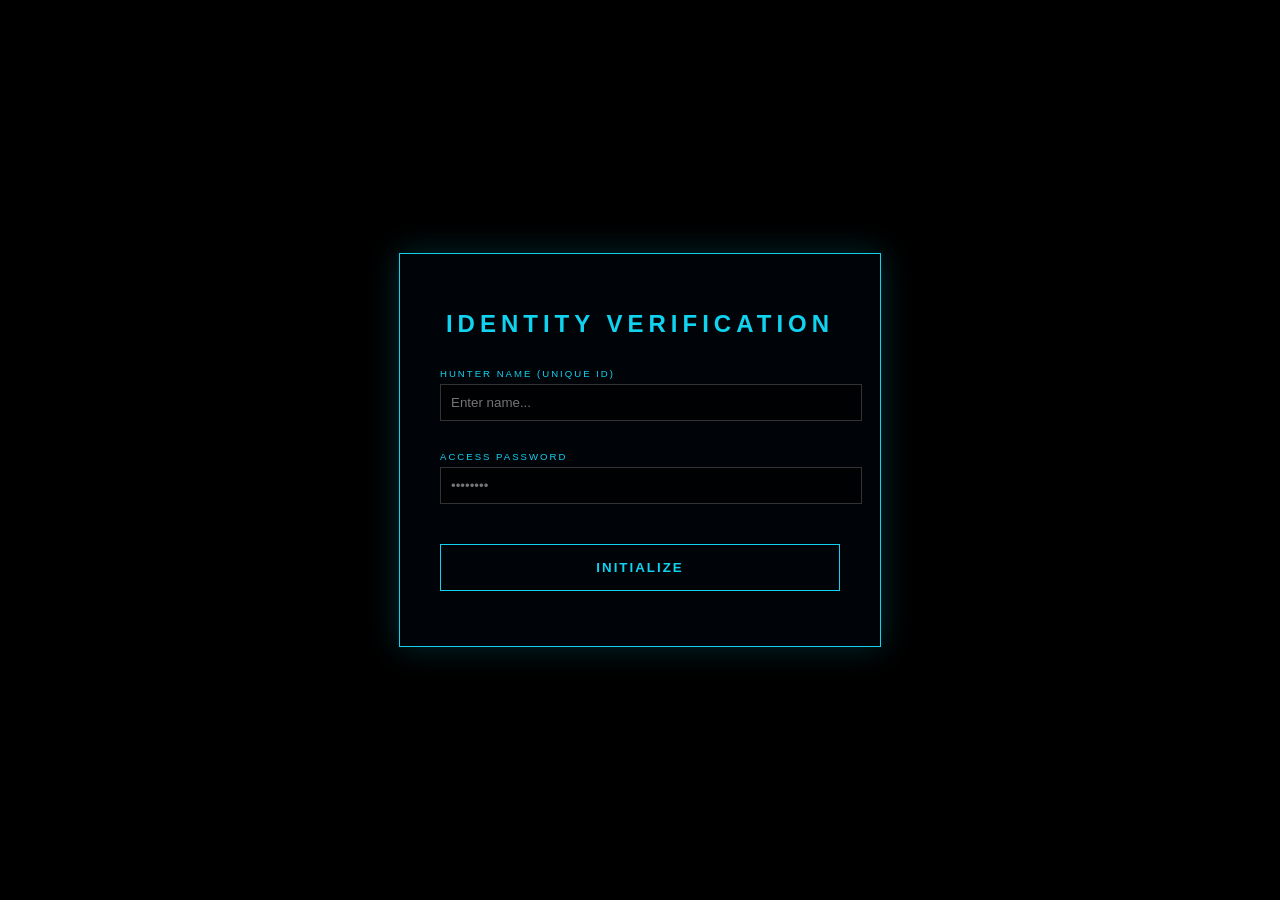
<file: home.html>
<!DOCTYPE html>
<html lang="en">
<head>
    <link rel="stylesheet" href="https://cdnjs.cloudflare.com/ajax/libs/font-awesome/6.4.0/css/all.min.css">
    <meta charset="UTF-8">
    <title>System: Status</title>
    <link rel="stylesheet" href="style.css">
    <style>
        * { animation: none !important; transition: none !important; margin: 0; padding: 0; box-sizing: border-box; }
        body { background: url('images/background.png') no-repeat center center fixed; background-size: cover; overflow: hidden; height: 100vh; color: #fff; font-family: 'Segoe UI', sans-serif; }

        body::before {
            content: " "; position: fixed; top: 0; left: 0; width: 100%; height: 100%;
            background: linear-gradient(rgba(18,16,16,0) 50%, rgba(0,0,0,0.2) 50%),
                        linear-gradient(90deg, rgba(17,210,239,0.03), rgba(17,210,239,0.01), rgba(17,210,239,0.03));
            z-index: 100; background-size: 100% 2px, 3px 100%; pointer-events: none;
        }

        .name-tag-container { position: absolute; top: 8%; right: 10%; text-align: right; z-index: 10; }
        #display-player-name { color: #11D2EF; font-size: 3rem; font-weight: 900; letter-spacing: 5px; text-shadow: 0 0 15px #11D2EF; }
        #display-player-lvl { background: #11D2EF; color: #000; padding: 2px 15px; font-weight: bold; margin-top: 5px; display: inline-block; }

        #battle-card {
            position: absolute; top: 50%; right: 165px; width: 320px;
            background: rgba(0,0,0,0.9); border: 1px solid #11D2EF;
            padding: 20px; z-index: 10; display: none;
            transform: translateY(-50%);
        }

        .card-header { display: flex; justify-content: space-between; color: #11D2EF; font-family: monospace; font-size: 0.8rem; border-bottom: 1px solid rgba(17,210,239,0.3); padding-bottom: 8px; margin-bottom: 12px; }
        
        .rank-badge { 
            padding: 2px 8px; font-weight: bold; font-size: 0.75rem;
            border: 1px solid; display: inline-block; margin-bottom: 10px;
        }

        .skills-section { margin: 10px 0; }
        .skills-label { font-size: 0.6rem; color: #555; font-family: monospace; letter-spacing: 2px; margin-bottom: 8px; }
        
        .skill-slot {
            background: rgba(17,210,239,0.05); border: 1px solid rgba(17,210,239,0.2);
            padding: 8px 12px; margin-bottom: 6px; display: flex;
            justify-content: space-between; align-items: center;
            font-family: monospace; font-size: 0.8rem;
        }

        .skill-slot.empty { color: #333; border-style: dashed; }
        .skill-name { color: #00FF44; }
        .skill-mp { color: #11D2EF; font-size: 0.7rem; }

        .card-footer { display: flex; justify-content: space-between; margin-top: 12px; background: rgba(17,210,239,0.05); padding: 10px; border-top: 1px solid rgba(17,210,239,0.2); }
        .footer-stat { display: flex; flex-direction: column; align-items: center; }
        .footer-stat span { font-size: 0.6rem; color: #11D2EF; }
        .footer-stat b { font-size: 1rem; }

        .char-container { position: absolute; bottom: 0; right: 0; width: 50%; height: 90vh; display: flex; justify-content: center; align-items: flex-end; z-index: 5; }
        #main-char-img { max-height: 95%; filter: drop-shadow(0 0 20px rgba(17,210,239,0.4)); cursor: pointer; }

        .side-menu { position: absolute; left: 20px; top: 50%; transform: translateY(-50%); display: flex; flex-direction: column; gap: 10px; z-index: 200; width: 200px; }
        .small-btn { width: 100%; height: 50px; background: #000; border: 1px solid #11D2EF; color: #11D2EF; cursor: pointer; font-size: 1rem; display: flex; align-items: center; padding-left: 15px; gap: 10px; text-align: left; }
        .small-btn:hover { background: #11D2EF; color: #000; }

        .xp-display { position: absolute; bottom: 30px; left: 220px; width: 350px; }
        .xp-bar { width: 100%; height: 10px; background: #111; border: 1px solid #333; margin-top: 5px; }
        #xp-fill { height: 100%; background: #11D2EF; width: 0%; box-shadow: 0 0 10px #11D2EF; }

        /* New skill unlock notification */
        #skill-notify {
            position: fixed; top: 20px; left: 50%; transform: translateX(-50%);
            background: rgba(0,5,10,0.95); border: 1px solid #00FF44;
            color: #00FF44; padding: 12px 30px; font-weight: bold;
            letter-spacing: 2px; display: none; z-index: 1000;
            box-shadow: 0 0 20px rgba(0,255,68,0.4); font-family: monospace;
        }
    </style>
</head>
<body onload="initHome()">

    <div class="name-tag-container">
        <h1 id="display-player-name">HUNTER</h1>
        <div id="display-player-lvl">LVL 1</div>
    </div>

    <div id="battle-card">
        <div class="card-header">
            <span id="card-rank">RANK: E</span>
            <span id="card-class">CLASS: NONE</span>
        </div>
        <div class="skills-section">
            <div class="skills-label">EQUIPPED SKILLS:</div>
            <div class="skill-slot" id="slot1-display">
                <span class="skill-name">— EMPTY SLOT 1 —</span>
                <span class="skill-mp"></span>
            </div>
            <div class="skill-slot" id="slot2-display">
                <span class="skill-name">— EMPTY SLOT 2 —</span>
                <span class="skill-mp"></span>
            </div>
            <p style="font-size:0.6rem; color:#333; font-family:monospace; margin-top:5px;">
                * EQUIP SKILLS FROM INVENTORY
            </p>
        </div>
        <div class="card-footer">
            <div class="footer-stat"><span>STR</span><b id="card-str">10</b></div>
            <div class="footer-stat"><span>SPD</span><b id="card-spd">10</b></div>
            <div class="footer-stat"><span>STM</span><b id="card-stm">10</b></div>
        </div>
    </div>

    <div class="char-container">
        <img id="main-char-img" src="" alt="Character" onclick="toggleCard()">
    </div>

    <div class="xp-display">
        <div style="color:#FFD700; font-family:monospace; margin-bottom:5px;">GOLD: <span id="p-gold">0</span>G</div>
        <div class="xp-bar" onclick="toggleXPInfo()" style="cursor:pointer;"><div id="xp-fill"></div></div>
<div id="xp-text" onclick="toggleXPInfo()" style="font-size:0.7rem; margin-top:5px; color:#555; font-family:monospace; cursor:pointer;">0 / 1000 XP</div>
    </div>

    <nav class="side-menu">
        <button class="small-btn" onclick="window.location.href='dungeon.html'">⛩️ Dungeon</button>
        <button class="small-btn" onclick="window.location.href='workout.html'">🔩 Workout</button>
        <button class="small-btn" onclick="window.location.href='inventory.html'">🎒 Inventory</button>
        <button class="small-btn" onclick="window.location.href='shop.html'">💰 Shop</button>
        <button class="small-btn" onclick="window.location.href='leaderboard.html'">🏆 Leaderboard</button>
        <button class="small-btn" onclick="logout()" style="border-color:#ff4444; color:#ff4444; width:50px; height:35px; font-size:0.6rem; padding:5px;">🚪</button>
    </nav>

    <div id="skill-notify"></div>

    <script>
        // ============================================
        // COMPLETE SKILL DATABASE
        // ============================================
        const SKILL_DB = {
            // GOJO SKILLS
            'gojo_e': { id:'gojo_e', name:'Basic Cursed Energy', rank:'E', mpCost:30, dmgMult:2, color:'#11D2EF', msg:'Gojo releases basic cursed energy!', char:'Gojo' },
            'gojo_d': { id:'gojo_d', name:'Red', rank:'D', mpCost:40, dmgMult:3, color:'#ff4444', msg:'Gojo activates Cursed Technique Lapse: Red!', char:'Gojo' },
            'gojo_c': { id:'gojo_c', name:'Infinity', rank:'C', mpCost:50, dmgMult:4, color:'#fff', msg:'Gojo unleashes Infinity — all attacks slowed!', char:'Gojo' },
            'gojo_b': { id:'gojo_b', name:'Blue', rank:'B', mpCost:65, dmgMult:5, color:'#11D2EF', msg:'Gojo activates Cursed Technique Reversal: Blue!', char:'Gojo' },
            'gojo_a': { id:'gojo_a', name:'Purple', rank:'A', mpCost:80, dmgMult:7, color:'#9d4edd', msg:'HOLLOW PURPLE — Imaginary Mass obliterates everything!', char:'Gojo' },
            'gojo_s': { id:'gojo_s', name:'Six Eyes', rank:'S', mpCost:100, dmgMult:10, color:'#FFD700', msg:'Six Eyes activated — Gojo sees everything!', char:'Gojo' },
            'gojo_splus': { id:'gojo_splus', name:'Unlimited Void', rank:'S+', mpCost:150, dmgMult:15, color:'#fff', msg:'DOMAIN EXPANSION: UNLIMITED VOID! Infinite information destroys the mind!', char:'Gojo' },

            // GAROU SKILLS
            'garou_e': { id:'garou_e', name:'Martial Arts', rank:'E', mpCost:30, dmgMult:2, color:'#11D2EF', msg:'Garou uses basic martial arts!', char:'Garou' },
            'garou_d': { id:'garou_d', name:'Hero Hunt', rank:'D', mpCost:40, dmgMult:3, color:'#ff4444', msg:'Garou activates Hero Hunting stance!', char:'Garou' },
            'garou_c': { id:'garou_c', name:'Monster Form', rank:'C', mpCost:50, dmgMult:4, color:'#9d4edd', msg:'Garou transforms into Monster form!', char:'Garou' },
            'garou_b': { id:'garou_b', name:'Instinct Copy', rank:'B', mpCost:65, dmgMult:5, color:'#FFD700', msg:'Garou copies the enemy attack pattern!', char:'Garou' },
            'garou_a': { id:'garou_a', name:'God Slayer', rank:'A', mpCost:80, dmgMult:7, color:'#ff4444', msg:'GOD SLAYER FIST — Garou strikes with divine force!', char:'Garou' },
            'garou_s': { id:'garou_s', name:'Cosmic Fear', rank:'S', mpCost:100, dmgMult:10, color:'#9d4edd', msg:'Garou radiates Cosmic Fear Mode!', char:'Garou' },
            'garou_splus': { id:'garou_splus', name:'Absolute Evil', rank:'S+', mpCost:150, dmgMult:15, color:'#000', msg:'ABSOLUTE EVIL — Garou becomes the embodiment of destruction!', char:'Garou' },

            // JIN-WOO SKILLS
            'jinwoo_e': { id:'jinwoo_e', name:'Basic Combat', rank:'E', mpCost:30, dmgMult:2, color:'#11D2EF', msg:'Sung Jin-Woo attacks!', char:'Jin-Woo' },
            'jinwoo_d': { id:'jinwoo_d', name:'Shadow Pull', rank:'D', mpCost:40, dmgMult:3, color:'#9d4edd', msg:'Jin-Woo pulls the enemy from the shadows!', char:'Jin-Woo' },
            'jinwoo_c': { id:'jinwoo_c', name:"Ruler's Hand", rank:'C', mpCost:50, dmgMult:4, color:'#11D2EF', msg:"Ruler's Hand — Jin-Woo controls the battlefield!", char:'Jin-Woo' },
            'jinwoo_b': { id:'jinwoo_b', name:'Shadow Army', rank:'B', mpCost:65, dmgMult:5, color:'#9d4edd', msg:'Shadow Army summoned — soldiers rise from darkness!', char:'Jin-Woo' },
            'jinwoo_a': { id:'jinwoo_a', name:"Monarch's Domain", rank:'A', mpCost:80, dmgMult:7, color:'#9d4edd', msg:"MONARCH'S DOMAIN — Jin-Woo commands the shadow realm!", char:'Jin-Woo' },
            'jinwoo_s': { id:'jinwoo_s', name:'Arise', rank:'S', mpCost:100, dmgMult:10, color:'#9d4edd', msg:'ARISE — The dead rise to serve the Shadow Monarch!', char:'Jin-Woo' },
            'jinwoo_splus': { id:'jinwoo_splus', name:'Shadow Monarch', rank:'S+', mpCost:150, dmgMult:15, color:'#9d4edd', msg:'SHADOW MONARCH AWAKENED — Ashborn descends upon the battlefield!', char:'Jin-Woo' },

            // ASTA SKILLS
            'asta_e': { id:'asta_e', name:'Sword Strike', rank:'E', mpCost:30, dmgMult:2, color:'#11D2EF', msg:'Asta swings his anti-magic sword!', char:'Asta' },
            'asta_d': { id:'asta_d', name:'Anti-Magic', rank:'D', mpCost:40, dmgMult:3, color:'#333', msg:'Asta channels anti-magic through his blade!', char:'Asta' },
            'asta_c': { id:'asta_c', name:'Black Asta', rank:'C', mpCost:50, dmgMult:4, color:'#555', msg:'BLACK ASTA — The demon power awakens!', char:'Asta' },
            'asta_b': { id:'asta_b', name:'Demon Form', rank:'B', mpCost:65, dmgMult:5, color:'#ff4444', msg:'Asta fully merges with the demon — power overflows!', char:'Asta' },
            'asta_a': { id:'asta_a', name:'Black Divider', rank:'A', mpCost:80, dmgMult:7, color:'#333', msg:'BLACK DIVIDER — A massive anti-magic slash tears through everything!', char:'Asta' },
            'asta_s': { id:'asta_s', name:'Infinite Slash', rank:'S', mpCost:100, dmgMult:10, color:'#555', msg:'INFINITE SLASH EQUINOX — Asta cuts through all magic!', char:'Asta' },
            'asta_splus': { id:'asta_splus', name:'Unite Mode', rank:'S+', mpCost:150, dmgMult:15, color:'#ff4444', msg:'UNITE MODE — Asta and Liebe become one unstoppable force!', char:'Asta' },

            // TOJI SKILLS
            'toji_e': { id:'toji_e', name:'Basic Strike', rank:'E', mpCost:30, dmgMult:2, color:'#11D2EF', msg:'Toji strikes with raw physical power!', char:'Toji' },
            'toji_d': { id:'toji_d', name:'Heavy Blow', rank:'D', mpCost:40, dmgMult:3, color:'#ff4444', msg:'Toji delivers a devastating heavy blow!', char:'Toji' },
            'toji_c': { id:'toji_c', name:'Inverted Spear', rank:'C', mpCost:50, dmgMult:4, color:'#FFD700', msg:'Toji uses the Inverted Spear of Heaven — nullifying all techniques!', char:'Toji' },
            'toji_b': { id:'toji_b', name:'Playful Cloud', rank:'B', mpCost:65, dmgMult:5, color:'#ff4444', msg:'Toji wields the Playful Cloud — an indestructible triple flail!', char:'Toji' },
            'toji_a': { id:'toji_a', name:'Soul Split', rank:'A', mpCost:80, dmgMult:7, color:'#9d4edd', msg:'SOUL SPLIT — Toji tears through the soul directly!', char:'Toji' },
            'toji_s': { id:'toji_s', name:'Zero Magic', rank:'S', mpCost:100, dmgMult:10, color:'#fff', msg:'ZERO MAGIC — Heavenly Restriction grants godlike physical power!', char:'Toji' },
            'toji_splus': { id:'toji_splus', name:'Heavenly Restriction', rank:'S+', mpCost:150, dmgMult:15, color:'#fff', msg:'FULL HEAVENLY RESTRICTION — Toji becomes the perfect weapon!', char:'Toji' },

            // IPPO SKILLS
            'ippo_e': { id:'ippo_e', name:'Jab', rank:'E', mpCost:30, dmgMult:2, color:'#11D2EF', msg:'Ippo throws a sharp jab!', char:'Ippo' },
            'ippo_d': { id:'ippo_d', name:'Straight', rank:'D', mpCost:40, dmgMult:3, color:'#FFD700', msg:'Ippo delivers a powerful straight punch!', char:'Ippo' },
            'ippo_c': { id:'ippo_c', name:'Liver Blow', rank:'C', mpCost:50, dmgMult:4, color:'#ff4444', msg:'Ippo hits the liver — devastating internal damage!', char:'Ippo' },
            'ippo_b': { id:'ippo_b', name:'Dempsey Roll', rank:'B', mpCost:65, dmgMult:5, color:'#FFD700', msg:'DEMPSEY ROLL — Ippo unleashes the legendary weaving combo!', char:'Ippo' },
            'ippo_a': { id:'ippo_a', name:'Gazelle Punch', rank:'A', mpCost:80, dmgMult:7, color:'#11D2EF', msg:'GAZELLE PUNCH — A blazing fast uppercut from below!', char:'Ippo' },
            'ippo_s': { id:'ippo_s', name:'Smash', rank:'S', mpCost:100, dmgMult:10, color:'#FFD700', msg:'THE SMASH — Ippo drives his fist straight down with full power!', char:'Ippo' },
            'ippo_splus': { id:'ippo_splus', name:'Flicker', rank:'S+', mpCost:150, dmgMult:15, color:'#fff', msg:'FLICKER — Ippo throws a punch so fast it cannot be seen!', char:'Ippo' },

            // TANJIRO SKILLS
            'tanjiro_e': { id:'tanjiro_e', name:'Water Breathing', rank:'E', mpCost:30, dmgMult:2, color:'#11D2EF', msg:'Tanjiro uses Water Breathing: First Form!', char:'Tanjiro' },
            'tanjiro_d': { id:'tanjiro_d', name:'Constant Flux', rank:'D', mpCost:40, dmgMult:3, color:'#11D2EF', msg:'Water Breathing: Sixth Form — Whirling Waves Rotation!', char:'Tanjiro' },
            'tanjiro_c': { id:'tanjiro_c', name:'Whirlpool', rank:'C', mpCost:50, dmgMult:4, color:'#11D2EF', msg:'Water Breathing: Seventh Form — Piercing Rain Drop!', char:'Tanjiro' },
            'tanjiro_b': { id:'tanjiro_b', name:'Blessed Rain', rank:'B', mpCost:65, dmgMult:5, color:'#11D2EF', msg:'Water Breathing: Second Form — Blessed Rain After Drought!', char:'Tanjiro' },
            'tanjiro_a': { id:'tanjiro_a', name:'Waltz', rank:'A', mpCost:80, dmgMult:7, color:'#FFD700', msg:'Hinokami Kagura: Dance — Tanjiro channels his father!', char:'Tanjiro' },
            'tanjiro_s': { id:'tanjiro_s', name:'Hinokami Kagura', rank:'S', mpCost:100, dmgMult:10, color:'#ff4444', msg:'HINOKAMI KAGURA — The flame dance of the sun god!', char:'Tanjiro' },
            'tanjiro_splus': { id:'tanjiro_splus', name:'Sun Breathing', rank:'S+', mpCost:150, dmgMult:15, color:'#FFD700', msg:'SUN BREATHING: THIRTEENTH FORM — The original breathing style destroys all demons!', char:'Tanjiro' },

            // THORFINN SKILLS
            'thorfinn_e': { id:'thorfinn_e', name:'Knife Throw', rank:'E', mpCost:30, dmgMult:2, color:'#11D2EF', msg:'Thorfinn throws his daggers with deadly precision!', char:'Thorfinn' },
            'thorfinn_d': { id:'thorfinn_d', name:'Ambush', rank:'D', mpCost:40, dmgMult:3, color:'#555', msg:'Thorfinn strikes from the shadows!', char:'Thorfinn' },
            'thorfinn_c': { id:'thorfinn_c', name:'Spin Attack', rank:'C', mpCost:50, dmgMult:4, color:'#FFD700', msg:'Thorfinn spins and slashes in all directions!', char:'Thorfinn' },
            'thorfinn_b': { id:'thorfinn_b', name:'Snake Pit', rank:'B', mpCost:65, dmgMult:5, color:'#00FF44', msg:'SNAKE PIT — Thorfinn traps the enemy in a web of blades!', char:'Thorfinn' },
            'thorfinn_a': { id:'thorfinn_a', name:'Falling Star', rank:'A', mpCost:80, dmgMult:7, color:'#FFD700', msg:'FALLING STAR — A diving strike with both daggers!', char:'Thorfinn' },
            'thorfinn_s': { id:'thorfinn_s', name:'Sword of Thor', rank:'S', mpCost:100, dmgMult:10, color:'#FFD700', msg:'SWORD OF THOR — Thorfinn channels the power of Norse gods!', char:'Thorfinn' },
            'thorfinn_splus': { id:'thorfinn_splus', name:"Warrior's Code", rank:'S+', mpCost:150, dmgMult:15, color:'#fff', msg:"WARRIOR'S CODE — Thorfinn fights with the fury of a thousand Vikings!", char:'Thorfinn' },
        };

        // Rank thresholds
        const RANK_DATA = {
            'E':  { min:1,  max:9,  color:'#fff',    next:'D rank at LVL 10' },
            'D':  { min:10, max:19, color:'#00FF44',  next:'C rank at LVL 20' },
            'C':  { min:20, max:39, color:'#11D2EF',  next:'B rank at LVL 40' },
            'B':  { min:40, max:59, color:'#FFD700',  next:'A rank at LVL 60' },
            'A':  { min:60, max:79, color:'#ff4444',  next:'S rank at LVL 80' },
            'S':  { min:80, max:94, color:'#9d4edd',  next:'S+ rank at LVL 95' },
            'S+': { min:95, max:999, color:'#fff',    next:'MAX RANK ACHIEVED' }
        };

        // Character to skill prefix map
        const CHAR_PREFIX = {
            'Jin-Woo': 'jinwoo',
            'Asta': 'asta',
            'Gojo': 'gojo',
            'Toji': 'toji',
            'Ippo': 'ippo',
            'Garou': 'garou',
            'Tanjiro': 'tanjiro',
            'Thorfinn': 'thorfinn'
        };

        function getRank(level) {
            if (level >= 95) return 'S+';
            if (level >= 80) return 'S';
            if (level >= 60) return 'A';
            if (level >= 40) return 'B';
            if (level >= 20) return 'C';
            if (level >= 10) return 'D';
            return 'E';
        }

        function getUnlockedSkills(charClass, level) {
            const prefix = CHAR_PREFIX[charClass];
            if (!prefix) return [];
            const rank = getRank(level);
            const rankOrder = ['E', 'D', 'C', 'B', 'A', 'S', 'S+'];
            const currentRankIndex = rankOrder.indexOf(rank);
            const unlocked = [];
            rankOrder.forEach((r, i) => {
                if (i <= currentRankIndex) {
                    const skillId = `${prefix}_${r.toLowerCase().replace('+', 'plus')}`;
                    if (SKILL_DB[skillId]) unlocked.push(SKILL_DB[skillId]);
                }
            });
            return unlocked;
        }

        function initHome() {
            const currentUserName = localStorage.getItem('currentUser');
            if (!currentUserName) { window.location.href = 'register.html'; return; }

            let player = JSON.parse(localStorage.getItem(currentUserName));

            // Init equipped skills if not exists
            if (!player.equippedSkills) {
                player.equippedSkills = { slot1: null, slot2: null };
                localStorage.setItem(currentUserName, JSON.stringify(player));
            }

            // Update UI
            document.getElementById('display-player-name').innerText = player.name.toUpperCase();
            document.getElementById('display-player-lvl').innerText = 'LVL ' + player.level;
            document.getElementById('card-class').innerText = 'CLASS: ' + (player.class || 'NONE').toUpperCase();
            document.getElementById('main-char-img').src = player.imgFull || '';
            document.getElementById('card-str').innerText = player.str;
            document.getElementById('card-spd').innerText = player.spd;
            document.getElementById('card-stm').innerText = player.stm;
            document.getElementById('p-gold').innerText = (player.gold || 0).toLocaleString();

            // XP bar
            const xpNeeded = Math.floor(1000 * (player.level * player.level * 0.5));
            const xpPercent = (player.xp / xpNeeded) * 100;
            document.getElementById('xp-fill').style.width = Math.min(xpPercent, 100) + '%';
            const xpRemaining = xpNeeded - player.xp;
document.getElementById('xp-text').innerText = `${player.xp} / ${xpNeeded} XP`;
window._xpInfo = { xp: player.xp, xpNeeded, xpRemaining, level: player.level };
            // Rank
            const rank = getRank(player.level);
            const rankInfo = RANK_DATA[rank];
            document.getElementById('card-rank').innerText = 'RANK: ' + rank;
            document.getElementById('card-rank').style.color = rankInfo.color;

            // Equipped skills display
            updateSkillDisplay(player);
        }

        function updateSkillDisplay(player) {
            const slot1 = player.equippedSkills?.slot1;
            const slot2 = player.equippedSkills?.slot2;

            const slot1El = document.getElementById('slot1-display');
            const slot2El = document.getElementById('slot2-display');

            if (slot1 && SKILL_DB[slot1]) {
                const sk = SKILL_DB[slot1];
                slot1El.innerHTML = `<span class="skill-name" style="color:${sk.color}">${sk.name}</span><span class="skill-mp">${sk.mpCost} MP</span>`;
            } else {
                slot1El.innerHTML = `<span class="skill-name" style="color:#333">— SLOT 1 EMPTY —</span><span></span>`;
            }

            if (slot2 && SKILL_DB[slot2]) {
                const sk = SKILL_DB[slot2];
                slot2El.innerHTML = `<span class="skill-name" style="color:${sk.color}">${sk.name}</span><span class="skill-mp">${sk.mpCost} MP</span>`;
            } else {
                slot2El.innerHTML = `<span class="skill-name" style="color:#333">— SLOT 2 EMPTY —</span><span></span>`;
            }
        }

        function toggleCard() {
            const card = document.getElementById('battle-card');
            card.style.display = card.style.display === 'none' ? 'block' : 'none';
        }

        function logout() {
            localStorage.removeItem('currentUser');
            window.location.href = 'register.html';
        }
        function toggleXPInfo() {
    const txt = document.getElementById('xp-text');
    const info = window._xpInfo;
    if (!info) return;
    if (txt.dataset.showing === 'remaining') {
        txt.innerText = `${info.xp} / ${info.xpNeeded} XP`;
        txt.style.color = '#555';
        txt.dataset.showing = 'current';
    } else {
        txt.innerText = `⚡ ${info.xpRemaining} XP until Level ${info.level + 1}`;
        txt.style.color = '#FFD700';
        txt.dataset.showing = 'remaining';
        setTimeout(() => {
            txt.innerText = `${info.xp} / ${info.xpNeeded} XP`;
            txt.style.color = '#555';
            txt.dataset.showing = 'current';
        }, 3000);
    }
}
    </script>
</body>
</html>
</file>
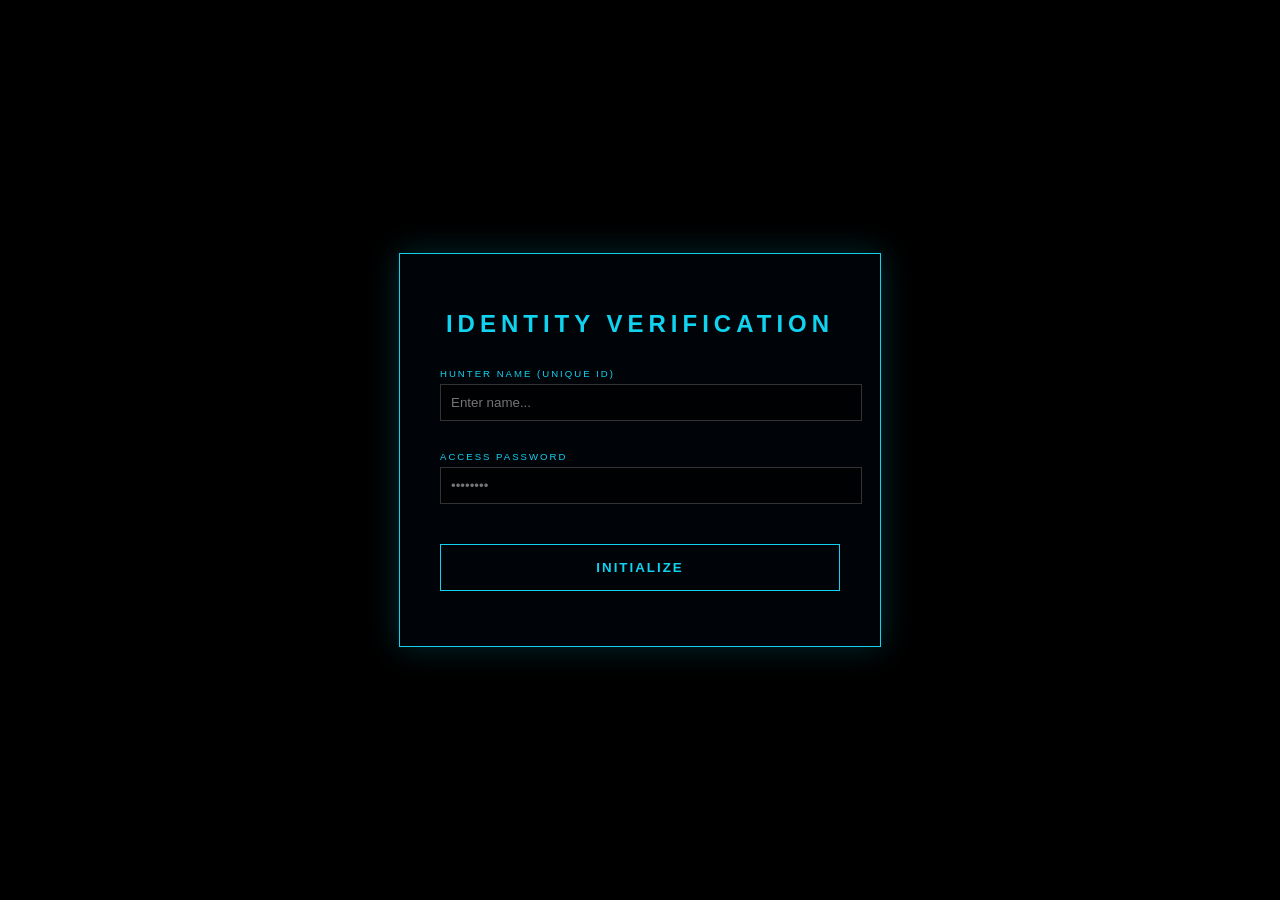
<file: inventory.html>
<!DOCTYPE html>
<html lang="en">
<head>
    <meta charset="UTF-8">
    <title>System: Inventory</title>
    <link rel="stylesheet" href="style.css">
    <style>
        body { background: #000; color: #fff; font-family: 'Segoe UI', sans-serif; margin: 0; overflow-x: hidden; min-height: 100vh; }

        .inventory-layout {
            display: flex; min-height: 100vh; width: 100vw;
            background: radial-gradient(circle at 75%, rgba(17,210,239,0.1) 0%, rgba(0,0,0,1) 100%);
        }

        /* LEFT SIDE */
        .storage-side { width: 55%; padding: 40px 60px; z-index: 10; }

        .inventory-header { border-bottom: 1px solid #11D2EF; padding-bottom: 10px; margin-bottom: 20px; }
        .inventory-header h1 { font-size: 1.8rem; letter-spacing: 6px; color: #11D2EF; text-shadow: 0 0 10px #11D2EF; margin: 0; }
        .gold-display { color: #FFD700; font-family: monospace; font-size: 1rem; margin-top: 5px; }

        /* TABS */
        .tab-row { display: flex; gap: 5px; margin-bottom: 20px; }
        .tab-btn { background: #000; border: 1px solid #333; color: #555; padding: 8px 20px; cursor: pointer; font-size: 0.75rem; letter-spacing: 2px; }
        .tab-btn.active { border-color: #11D2EF; color: #11D2EF; }

        /* ARTIFACT GRID */
        .grid-container { display: grid; grid-template-columns: repeat(4, 1fr); gap: 10px; max-width: 420px; }

        .item-slot {
            aspect-ratio: 1/1; background: rgba(17,210,239,0.03);
            border: 1px solid rgba(17,210,239,0.15); display: flex;
            flex-direction: column; align-items: center; justify-content: center;
            position: relative; cursor: pointer;
        }
        .item-slot:hover { border-color: #11D2EF; background: rgba(17,210,239,0.08); }
        .item-slot img { width: 60%; height: 60%; object-fit: contain; }

        .lock-overlay {
            position: absolute; top: 0; left: 0; width: 100%; height: 100%;
            background: rgba(0,0,0,0.85); display: flex; flex-direction: column;
            align-items: center; justify-content: center; text-align: center;
        }
        .lock-tag { font-size: 0.5rem; color: #555; letter-spacing: 1px; }
        .lock-status { font-size: 0.65rem; color: #ff4444; font-weight: bold; }
        .lock-lvl { font-size: 0.55rem; color: #11D2EF; font-family: monospace; }

        /* SKILLS SECTION */
        .skills-list { display: flex; flex-direction: column; gap: 8px; max-width: 500px; }

        .skill-card {
            background: rgba(17,210,239,0.03); border: 1px solid rgba(17,210,239,0.2);
            padding: 12px 15px; display: flex; justify-content: space-between; align-items: center;
        }
        .skill-card.locked { opacity: 0.4; border-style: dashed; }
        .skill-card.equipped-s1 { border-color: #00FF44; background: rgba(0,255,68,0.05); }
        .skill-card.equipped-s2 { border-color: #9d4edd; background: rgba(157,78,221,0.05); }

        .skill-info { flex: 1; }
        .skill-title { font-size: 0.85rem; font-weight: bold; margin-bottom: 3px; }
        .skill-meta { font-size: 0.65rem; color: #555; font-family: monospace; }

        .skill-actions { display: flex; gap: 5px; }
        .equip-btn {
            background: none; border: 1px solid; padding: 4px 10px;
            cursor: pointer; font-size: 0.65rem; font-weight: bold; letter-spacing: 1px;
        }
        .equip-btn.slot1 { border-color: #00FF44; color: #00FF44; }
        .equip-btn.slot2 { border-color: #9d4edd; color: #9d4edd; }
        .equip-btn:hover { opacity: 0.7; }
        .equip-btn:disabled { border-color: #333; color: #333; cursor: not-allowed; }

        .equipped-badge { font-size: 0.6rem; padding: 2px 6px; border: 1px solid; margin-right: 5px; }
        .badge-s1 { border-color: #00FF44; color: #00FF44; }
        .badge-s2 { border-color: #9d4edd; color: #9d4edd; }

        /* EQUIPPED SLOTS DISPLAY */
        .equipped-display {
            background: rgba(0,0,0,0.5); border: 1px solid rgba(17,210,239,0.2);
            padding: 15px; margin-bottom: 20px; max-width: 500px;
        }
        .equipped-title { font-size: 0.7rem; color: #555; font-family: monospace; letter-spacing: 2px; margin-bottom: 10px; }
        .slot-row { display: flex; justify-content: space-between; align-items: center; padding: 8px; margin-bottom: 5px; border: 1px solid; }
        .slot-row.s1 { border-color: rgba(0,255,68,0.3); }
        .slot-row.s2 { border-color: rgba(157,78,221,0.3); }
        .slot-name { font-size: 0.8rem; font-family: monospace; }
        .unequip-btn { background: none; border: 1px solid #ff4444; color: #ff4444; padding: 2px 8px; cursor: pointer; font-size: 0.65rem; }

        /* RIGHT SIDE */
        .character-side { width: 45%; display: flex; align-items: flex-end; justify-content: center; position: relative; }
        #char-img { height: 85vh; filter: drop-shadow(0 0 30px rgba(17,210,239,0.3)); }
        .stats-overlay { position: absolute; top: 40px; right: 40px; text-align: right; }
        .stats-overlay b { color: #11D2EF; font-size: 2rem; display: block; letter-spacing: 4px; }
        .stats-overlay span { color: #fff; font-size: 1rem; font-family: monospace; opacity: 0.7; }

        .back-btn { position: fixed; bottom: 30px; left: 60px; z-index: 9999; background: rgba(0,0,0,0.8); border: 1px solid #11D2EF; color: #11D2EF; padding: 12px 24px; cursor: pointer; font-weight: bold; letter-spacing: 2px; }
        .back-btn:hover { background: #11D2EF; color: #000; }

        /* Status message */
        #status-msg { position: fixed; bottom: 30px; left: 50%; transform: translateX(-50%); background: rgba(0,5,10,0.95); border: 1px solid #00FF44; color: #00FF44; padding: 10px 30px; font-family: monospace; font-size: 0.8rem; display: none; z-index: 9999; }
    </style>
</head>
<body onload="initInventory()">

    <div class="inventory-layout">
        <div class="storage-side">
            <div class="inventory-header">
                <h1 id="p-name">STORAGE</h1>
                <div class="gold-display">GOLD: <span id="p-gold">0</span>G</div>
            </div>

            <!-- TABS -->
            <div class="tab-row">
                <button class="tab-btn active" id="tab-artifacts" onclick="switchTab('artifacts')">🗡 ARTIFACTS</button>
                <button class="tab-btn" id="tab-skills" onclick="switchTab('skills')">⚡ SKILLS</button>
                <button class="tab-btn" id="tab-items" onclick="switchTab('items')">🎒 ITEMS</button>
            </div>

            <!-- ARTIFACTS TAB -->
            <div id="section-artifacts">
                <div class="grid-container" id="inv-grid"></div>
            </div>

            <!-- SKILLS TAB -->
            <div id="section-skills" style="display:none;">
                <div class="equipped-display">
                    <div class="equipped-title">EQUIPPED SKILLS</div>
                    <div class="slot-row s1">
                        <span style="color:#00FF44; font-size:0.7rem;">SLOT 1:</span>
                        <span class="slot-name" id="equipped-s1-name" style="color:#555;">— EMPTY —</span>
                        <button class="unequip-btn" onclick="unequipSkill(1)">UNEQUIP</button>
                    </div>
                    <div class="slot-row s2">
                        <span style="color:#9d4edd; font-size:0.7rem;">SLOT 2:</span>
                        <span class="slot-name" id="equipped-s2-name" style="color:#555;">— EMPTY —</span>
                        <button class="unequip-btn" onclick="unequipSkill(2)">UNEQUIP</button>
                    </div>
                </div>
                <div class="skills-list" id="skills-list"></div>
            </div>

            <!-- ITEMS TAB -->
            <div id="section-items" style="display:none;">
                <div class="grid-container" id="items-grid"></div>
            </div>
        </div>

        <div class="character-side">
            <div class="stats-overlay">
                <b id="p-class">CLASS</b>
                <span id="p-lvl">LVL 1</span>
            </div>
            <img id="char-img" src="" alt="Vessel">
        </div>
    </div>

    <button class="back-btn" onclick="window.location.href='home.html'">🏠 RETURN</button>
    <div id="status-msg"></div>

    <script>
        // ============================================
        // FULL SKILL DATABASE
        // ============================================
        const SKILL_DB = {
            'gojo_e': { id:'gojo_e', name:'Basic Cursed Energy', rank:'E', mpCost:30, dmgMult:2, color:'#11D2EF', char:'Gojo' },
            'gojo_d': { id:'gojo_d', name:'Red', rank:'D', mpCost:40, dmgMult:3, color:'#ff4444', char:'Gojo' },
            'gojo_c': { id:'gojo_c', name:'Infinity', rank:'C', mpCost:50, dmgMult:4, color:'#fff', char:'Gojo' },
            'gojo_b': { id:'gojo_b', name:'Blue', rank:'B', mpCost:65, dmgMult:5, color:'#11D2EF', char:'Gojo' },
            'gojo_a': { id:'gojo_a', name:'Purple', rank:'A', mpCost:80, dmgMult:7, color:'#9d4edd', char:'Gojo' },
            'gojo_s': { id:'gojo_s', name:'Six Eyes', rank:'S', mpCost:100, dmgMult:10, color:'#FFD700', char:'Gojo' },
            'gojo_splus': { id:'gojo_splus', name:'Unlimited Void', rank:'S+', mpCost:150, dmgMult:15, color:'#fff', char:'Gojo' },
            'garou_e': { id:'garou_e', name:'Martial Arts', rank:'E', mpCost:30, dmgMult:2, color:'#11D2EF', char:'Garou' },
            'garou_d': { id:'garou_d', name:'Hero Hunt', rank:'D', mpCost:40, dmgMult:3, color:'#ff4444', char:'Garou' },
            'garou_c': { id:'garou_c', name:'Monster Form', rank:'C', mpCost:50, dmgMult:4, color:'#9d4edd', char:'Garou' },
            'garou_b': { id:'garou_b', name:'Instinct Copy', rank:'B', mpCost:65, dmgMult:5, color:'#FFD700', char:'Garou' },
            'garou_a': { id:'garou_a', name:'God Slayer', rank:'A', mpCost:80, dmgMult:7, color:'#ff4444', char:'Garou' },
            'garou_s': { id:'garou_s', name:'Cosmic Fear', rank:'S', mpCost:100, dmgMult:10, color:'#9d4edd', char:'Garou' },
            'garou_splus': { id:'garou_splus', name:'Absolute Evil', rank:'S+', mpCost:150, dmgMult:15, color:'#ff4444', char:'Garou' },
            'jinwoo_e': { id:'jinwoo_e', name:'Basic Combat', rank:'E', mpCost:30, dmgMult:2, color:'#11D2EF', char:'Jin-Woo' },
            'jinwoo_d': { id:'jinwoo_d', name:'Shadow Pull', rank:'D', mpCost:40, dmgMult:3, color:'#9d4edd', char:'Jin-Woo' },
            'jinwoo_c': { id:'jinwoo_c', name:"Ruler's Hand", rank:'C', mpCost:50, dmgMult:4, color:'#11D2EF', char:'Jin-Woo' },
            'jinwoo_b': { id:'jinwoo_b', name:'Shadow Army', rank:'B', mpCost:65, dmgMult:5, color:'#9d4edd', char:'Jin-Woo' },
            'jinwoo_a': { id:'jinwoo_a', name:"Monarch's Domain", rank:'A', mpCost:80, dmgMult:7, color:'#9d4edd', char:'Jin-Woo' },
            'jinwoo_s': { id:'jinwoo_s', name:'Arise', rank:'S', mpCost:100, dmgMult:10, color:'#9d4edd', char:'Jin-Woo' },
            'jinwoo_splus': { id:'jinwoo_splus', name:'Shadow Monarch', rank:'S+', mpCost:150, dmgMult:15, color:'#9d4edd', char:'Jin-Woo' },
            'asta_e': { id:'asta_e', name:'Sword Strike', rank:'E', mpCost:30, dmgMult:2, color:'#11D2EF', char:'Asta' },
            'asta_d': { id:'asta_d', name:'Anti-Magic', rank:'D', mpCost:40, dmgMult:3, color:'#555', char:'Asta' },
            'asta_c': { id:'asta_c', name:'Black Asta', rank:'C', mpCost:50, dmgMult:4, color:'#aaa', char:'Asta' },
            'asta_b': { id:'asta_b', name:'Demon Form', rank:'B', mpCost:65, dmgMult:5, color:'#ff4444', char:'Asta' },
            'asta_a': { id:'asta_a', name:'Black Divider', rank:'A', mpCost:80, dmgMult:7, color:'#555', char:'Asta' },
            'asta_s': { id:'asta_s', name:'Infinite Slash', rank:'S', mpCost:100, dmgMult:10, color:'#aaa', char:'Asta' },
            'asta_splus': { id:'asta_splus', name:'Unite Mode', rank:'S+', mpCost:150, dmgMult:15, color:'#ff4444', char:'Asta' },
            'toji_e': { id:'toji_e', name:'Basic Strike', rank:'E', mpCost:30, dmgMult:2, color:'#11D2EF', char:'Toji' },
            'toji_d': { id:'toji_d', name:'Heavy Blow', rank:'D', mpCost:40, dmgMult:3, color:'#ff4444', char:'Toji' },
            'toji_c': { id:'toji_c', name:'Inverted Spear', rank:'C', mpCost:50, dmgMult:4, color:'#FFD700', char:'Toji' },
            'toji_b': { id:'toji_b', name:'Playful Cloud', rank:'B', mpCost:65, dmgMult:5, color:'#ff4444', char:'Toji' },
            'toji_a': { id:'toji_a', name:'Soul Split', rank:'A', mpCost:80, dmgMult:7, color:'#9d4edd', char:'Toji' },
            'toji_s': { id:'toji_s', name:'Zero Magic', rank:'S', mpCost:100, dmgMult:10, color:'#fff', char:'Toji' },
            'toji_splus': { id:'toji_splus', name:'Heavenly Restriction', rank:'S+', mpCost:150, dmgMult:15, color:'#fff', char:'Toji' },
            'ippo_e': { id:'ippo_e', name:'Jab', rank:'E', mpCost:30, dmgMult:2, color:'#11D2EF', char:'Ippo' },
            'ippo_d': { id:'ippo_d', name:'Straight', rank:'D', mpCost:40, dmgMult:3, color:'#FFD700', char:'Ippo' },
            'ippo_c': { id:'ippo_c', name:'Liver Blow', rank:'C', mpCost:50, dmgMult:4, color:'#ff4444', char:'Ippo' },
            'ippo_b': { id:'ippo_b', name:'Dempsey Roll', rank:'B', mpCost:65, dmgMult:5, color:'#FFD700', char:'Ippo' },
            'ippo_a': { id:'ippo_a', name:'Gazelle Punch', rank:'A', mpCost:80, dmgMult:7, color:'#11D2EF', char:'Ippo' },
            'ippo_s': { id:'ippo_s', name:'Smash', rank:'S', mpCost:100, dmgMult:10, color:'#FFD700', char:'Ippo' },
            'ippo_splus': { id:'ippo_splus', name:'Flicker', rank:'S+', mpCost:150, dmgMult:15, color:'#fff', char:'Ippo' },
            'tanjiro_e': { id:'tanjiro_e', name:'Water Breathing', rank:'E', mpCost:30, dmgMult:2, color:'#11D2EF', char:'Tanjiro' },
            'tanjiro_d': { id:'tanjiro_d', name:'Constant Flux', rank:'D', mpCost:40, dmgMult:3, color:'#11D2EF', char:'Tanjiro' },
            'tanjiro_c': { id:'tanjiro_c', name:'Whirlpool', rank:'C', mpCost:50, dmgMult:4, color:'#11D2EF', char:'Tanjiro' },
            'tanjiro_b': { id:'tanjiro_b', name:'Blessed Rain', rank:'B', mpCost:65, dmgMult:5, color:'#11D2EF', char:'Tanjiro' },
            'tanjiro_a': { id:'tanjiro_a', name:'Waltz', rank:'A', mpCost:80, dmgMult:7, color:'#FFD700', char:'Tanjiro' },
            'tanjiro_s': { id:'tanjiro_s', name:'Hinokami Kagura', rank:'S', mpCost:100, dmgMult:10, color:'#ff4444', char:'Tanjiro' },
            'tanjiro_splus': { id:'tanjiro_splus', name:'Sun Breathing', rank:'S+', mpCost:150, dmgMult:15, color:'#FFD700', char:'Tanjiro' },
            'thorfinn_e': { id:'thorfinn_e', name:'Knife Throw', rank:'E', mpCost:30, dmgMult:2, color:'#11D2EF', char:'Thorfinn' },
            'thorfinn_d': { id:'thorfinn_d', name:'Ambush', rank:'D', mpCost:40, dmgMult:3, color:'#555', char:'Thorfinn' },
            'thorfinn_c': { id:'thorfinn_c', name:'Spin Attack', rank:'C', mpCost:50, dmgMult:4, color:'#FFD700', char:'Thorfinn' },
            'thorfinn_b': { id:'thorfinn_b', name:'Snake Pit', rank:'B', mpCost:65, dmgMult:5, color:'#00FF44', char:'Thorfinn' },
            'thorfinn_a': { id:'thorfinn_a', name:'Falling Star', rank:'A', mpCost:80, dmgMult:7, color:'#FFD700', char:'Thorfinn' },
            'thorfinn_s': { id:'thorfinn_s', name:'Sword of Thor', rank:'S', mpCost:100, dmgMult:10, color:'#FFD700', char:'Thorfinn' },
            'thorfinn_splus': { id:'thorfinn_splus', name:"Warrior's Code", rank:'S+', mpCost:150, dmgMult:15, color:'#fff', char:'Thorfinn' },
        };

        const CHAR_PREFIX = {
            'Jin-Woo': 'jinwoo', 'Asta': 'asta', 'Gojo': 'gojo',
            'Toji': 'toji', 'Ippo': 'ippo', 'Garou': 'garou',
            'Tanjiro': 'tanjiro', 'Thorfinn': 'thorfinn'
        };

        const RANK_ORDER = ['E', 'D', 'C', 'B', 'A', 'S', 'S+'];

        function getRank(level) {
            if (level >= 95) return 'S+';
            if (level >= 80) return 'S';
            if (level >= 60) return 'A';
            if (level >= 40) return 'B';
            if (level >= 20) return 'C';
            if (level >= 10) return 'D';
            return 'E';
        }

        const artifactDB = {
            'Jin-Woo': [
                { name:'Knight Killer', lvl:5, rank:'E', img:'images/jw1.png' },
                { name:'Baruka Dagger', lvl:15, rank:'E+', img:'images/jw2.png' },
                { name:'Shadow Armor', lvl:25, rank:'D', img:'images/jw3.png' },
                { name:"Kamish's Wrath", lvl:45, rank:'B', img:'images/jw4.png' },
                { name:'Shadow Extract', lvl:80, rank:'S', img:'images/jw5.png' }
            ],
            'Asta': [
                { name:'Demon-Slayer Sword', lvl:5, rank:'E', img:'images/as1.png' },
                { name:'Demon-Dweller Sword', lvl:15, rank:'E+', img:'images/as2.png' },
                { name:'Black Bull Cloak', lvl:25, rank:'D', img:'images/as3.png' },
                { name:'Demon-Destroyer Sword', lvl:45, rank:'B', img:'images/as4.png' },
                { name:'Anti-Magic Grimoire', lvl:80, rank:'S', img:'images/as5.png' }
            ],
            'Gojo': [
                { name:'Blindfold', lvl:5, rank:'E', img:'images/gj1.png' },
                { name:'Cursed Talisman', lvl:20, rank:'D', img:'images/gj2.png' },
                { name:'Infinity Cape', lvl:40, rank:'B', img:'images/gj3.png' },
                { name:'Prison Realm', lvl:60, rank:'A', img:'images/gj4.png' },
                { name:'Six Eyes', lvl:90, rank:'S+', img:'images/gj5.png' }
            ],
            'Toji': [
                { name:'Inverted Spear of Heaven', lvl:10, rank:'E', img:'images/tj1.png' },
                { name:'Playful Cloud', lvl:25, rank:'D', img:'images/tj2.png' },
                { name:'Cursed Worm', lvl:35, rank:'D+', img:'images/tj3.png' },
                { name:'Soul Splitter', lvl:55, rank:'B', img:'images/tj4.png' },
                { name:'Chain of 1000', lvl:80, rank:'S', img:'images/tj5.png' }
            ],
            'Ippo': [
                { name:'New Gloves', lvl:5, rank:'E', img:'images/ip1.png' },
                { name:'Headgear', lvl:15, rank:'E+', img:'images/ip2.png' },
                { name:'Dempsey Wraps', lvl:30, rank:'D', img:'images/ip3.png' },
                { name:'Heavy Bag', lvl:50, rank:'B', img:'images/ip4.png' },
                { name:'Champion Belt', lvl:75, rank:'A', img:'images/ip5.png' }
            ],
            'Garou': [
                { name:'Martial Gi', lvl:5, rank:'E', img:'images/gr1.png' },
                { name:'Hero Hunter Badge', lvl:20, rank:'D', img:'images/gr2.png' },
                { name:'Silver Fang Scarf', lvl:40, rank:'B', img:'images/gr3.png' },
                { name:'Monster Shell', lvl:65, rank:'A', img:'images/gr4.png' },
                { name:'God Slayer Fist', lvl:90, rank:'S+', img:'images/gr5.png' }
            ],
            'Tanjiro': [
                { name:'Nichirin Blade', lvl:5, rank:'E', img:'images/tn1.png' },
                { name:'Warding Mask', lvl:15, rank:'E+', img:'images/tn2.png' },
                { name:'Nezuko Box', lvl:35, rank:'D', img:'images/tn3.png' },
                { name:'Hanafuda Earrings', lvl:55, rank:'B', img:'images/tn4.png' },
                { name:'Sun Breath Scroll', lvl:85, rank:'S', img:'images/tn5.png' }
            ],
            'Thorfinn': [
                { name:"Father's Dagger", lvl:5, rank:'E', img:'images/th1.png' },
                { name:'Viking Daggers', lvl:20, rank:'D', img:'images/th2.png' },
                { name:'Fur Cloak', lvl:40, rank:'B', img:'images/th3.png' },
                { name:'Throwing Knife Set', lvl:60, rank:'A', img:'images/th4.png' },
                { name:'Vinland Map', lvl:80, rank:'S', img:'images/th5.png' }
            ]
        };

        const currentUser = localStorage.getItem('currentUser');
        let player = JSON.parse(localStorage.getItem(currentUser));
        let activeTab = 'artifacts';

        function initInventory() {
            if (!currentUser) { window.location.href = 'register.html'; return; }
            if (!player.equippedSkills) player.equippedSkills = { slot1: null, slot2: null };

            document.getElementById('p-name').innerText = player.name.toUpperCase() + "'S STORAGE";
            document.getElementById('p-gold').innerText = player.gold.toLocaleString();
            document.getElementById('p-class').innerText = player.class || 'HUNTER';
            document.getElementById('p-lvl').innerText = 'LEVEL ' + player.level;
            document.getElementById('char-img').src = player.imgFull || '';

            renderArtifacts();
            renderSkills();
            renderItems();
        }

        function switchTab(tab) {
            activeTab = tab;
            document.getElementById('section-artifacts').style.display = tab === 'artifacts' ? 'block' : 'none';
            document.getElementById('section-skills').style.display = tab === 'skills' ? 'block' : 'none';
            document.getElementById('section-items').style.display = tab === 'items' ? 'block' : 'none';
            document.querySelectorAll('.tab-btn').forEach(b => b.classList.remove('active'));
            document.getElementById('tab-' + tab).classList.add('active');
        }

        function renderArtifacts() {
            const grid = document.getElementById('inv-grid');
            grid.innerHTML = '';
            const myArtifacts = artifactDB[player.class] || [];

            myArtifacts.forEach(item => {
                const isLocked = player.level < item.lvl;
                grid.innerHTML += `
                    <div class="item-slot">
                        <img src="${item.img}" onerror="this.style.display='none'">
                        <div style="font-size:0.5rem; color:#11D2EF; text-align:center; padding:2px;">${item.name}</div>
                        ${isLocked ? `
                            <div class="lock-overlay">
                                <div class="lock-tag">RANK ${item.rank}</div>
                                <div class="lock-status">LOCKED</div>
                                <div class="lock-lvl">LVL ${item.lvl}</div>
                            </div>` : ''}
                    </div>`;
            });

            // Fill empty slots
            for (let i = myArtifacts.length; i < 16; i++) {
                grid.innerHTML += `<div class="item-slot"></div>`;
            }
        }

        function renderSkills() {
            const list = document.getElementById('skills-list');
            list.innerHTML = '';

            const prefix = CHAR_PREFIX[player.class];
            if (!prefix) { list.innerHTML = '<p style="color:#555;">Select a character first</p>'; return; }

            const currentRank = getRank(player.level);
            const currentRankIndex = RANK_ORDER.indexOf(currentRank);

            // Update equipped display
            const s1 = player.equippedSkills.slot1;
            const s2 = player.equippedSkills.slot2;
            document.getElementById('equipped-s1-name').innerText = s1 && SKILL_DB[s1] ? SKILL_DB[s1].name : '— EMPTY —';
            document.getElementById('equipped-s2-name').innerText = s2 && SKILL_DB[s2] ? SKILL_DB[s2].name : '— EMPTY —';
            document.getElementById('equipped-s1-name').style.color = s1 && SKILL_DB[s1] ? SKILL_DB[s1].color : '#555';
            document.getElementById('equipped-s2-name').style.color = s2 && SKILL_DB[s2] ? SKILL_DB[s2].color : '#555';

            RANK_ORDER.forEach((rank, i) => {
                const skillId = `${prefix}_${rank.toLowerCase().replace('+', 'plus')}`;
                const skill = SKILL_DB[skillId];
                if (!skill) return;

                const isLocked = i > currentRankIndex;
                const isS1 = player.equippedSkills.slot1 === skillId;
                const isS2 = player.equippedSkills.slot2 === skillId;

                let cardClass = 'skill-card';
                if (isLocked) cardClass += ' locked';
                if (isS1) cardClass += ' equipped-s1';
                if (isS2) cardClass += ' equipped-s2';

                list.innerHTML += `
                    <div class="${cardClass}">
                        <div class="skill-info">
                            <div class="skill-title" style="color:${skill.color}">
                                ${isS1 ? '<span class="equipped-badge badge-s1">SLOT 1</span>' : ''}
                                ${isS2 ? '<span class="equipped-badge badge-s2">SLOT 2</span>' : ''}
                                ${skill.name}
                            </div>
                            <div class="skill-meta">
                                RANK ${skill.rank} | ${skill.mpCost} MP | ${skill.dmgMult}x DMG
                                ${isLocked ? ' | 🔒 LOCKED' : ' | ✅ UNLOCKED'}
                            </div>
                        </div>
                        ${!isLocked ? `
                        <div class="skill-actions">
                            <button class="equip-btn slot1" onclick="equipSkill('${skillId}', 1)" ${isS1 ? 'disabled' : ''}>S1</button>
                            <button class="equip-btn slot2" onclick="equipSkill('${skillId}', 2)" ${isS2 ? 'disabled' : ''}>S2</button>
                        </div>` : '<div style="color:#555; font-size:0.7rem; padding:5px;">LOCKED</div>'}
                    </div>
                `;
            });
        }

        function renderItems() {
            const grid = document.getElementById('items-grid');
            grid.innerHTML = '';
            const customInv = player.inventory || [];

            if (customInv.length === 0) {
                grid.innerHTML = '<p style="color:#333; font-family:monospace; font-size:0.8rem; grid-column:1/-1;">No items in storage. Visit the shop!</p>';
                return;
            }

            customInv.forEach(item => {
                grid.innerHTML += `
                    <div class="item-slot">
                        <img src="${item.image}" onerror="this.style.display='none'">
                        <div style="font-size:0.55rem; color:#11D2EF; text-align:center; padding:2px;">${item.name}</div>
                        <div style="position:absolute; bottom:3px; right:5px; font-size:0.65rem; color:#FFD700;">x${item.qty}</div>
                    </div>`;
            });

            for (let i = customInv.length; i < 8; i++) {
                grid.innerHTML += `<div class="item-slot"></div>`;
            }
        }

        function equipSkill(skillId, slot) {
            if (!player.equippedSkills) player.equippedSkills = { slot1: null, slot2: null };
            
            if (slot === 1) player.equippedSkills.slot1 = skillId;
            else player.equippedSkills.slot2 = skillId;

            localStorage.setItem(currentUser, JSON.stringify(player));
            const skill = SKILL_DB[skillId];
            showStatus(`✅ ${skill.name} equipped to Slot ${slot}!`);
            renderSkills();
        }

        function unequipSkill(slot) {
            if (!player.equippedSkills) return;
            if (slot === 1) player.equippedSkills.slot1 = null;
            else player.equippedSkills.slot2 = null;
            localStorage.setItem(currentUser, JSON.stringify(player));
            showStatus(`Slot ${slot} cleared!`);
            renderSkills();
        }

        function showStatus(msg) {
            const el = document.getElementById('status-msg');
            el.innerText = msg;
            el.style.display = 'block';
            setTimeout(() => el.style.display = 'none', 2000);
        }
    </script>
</body>
</html>
</file>
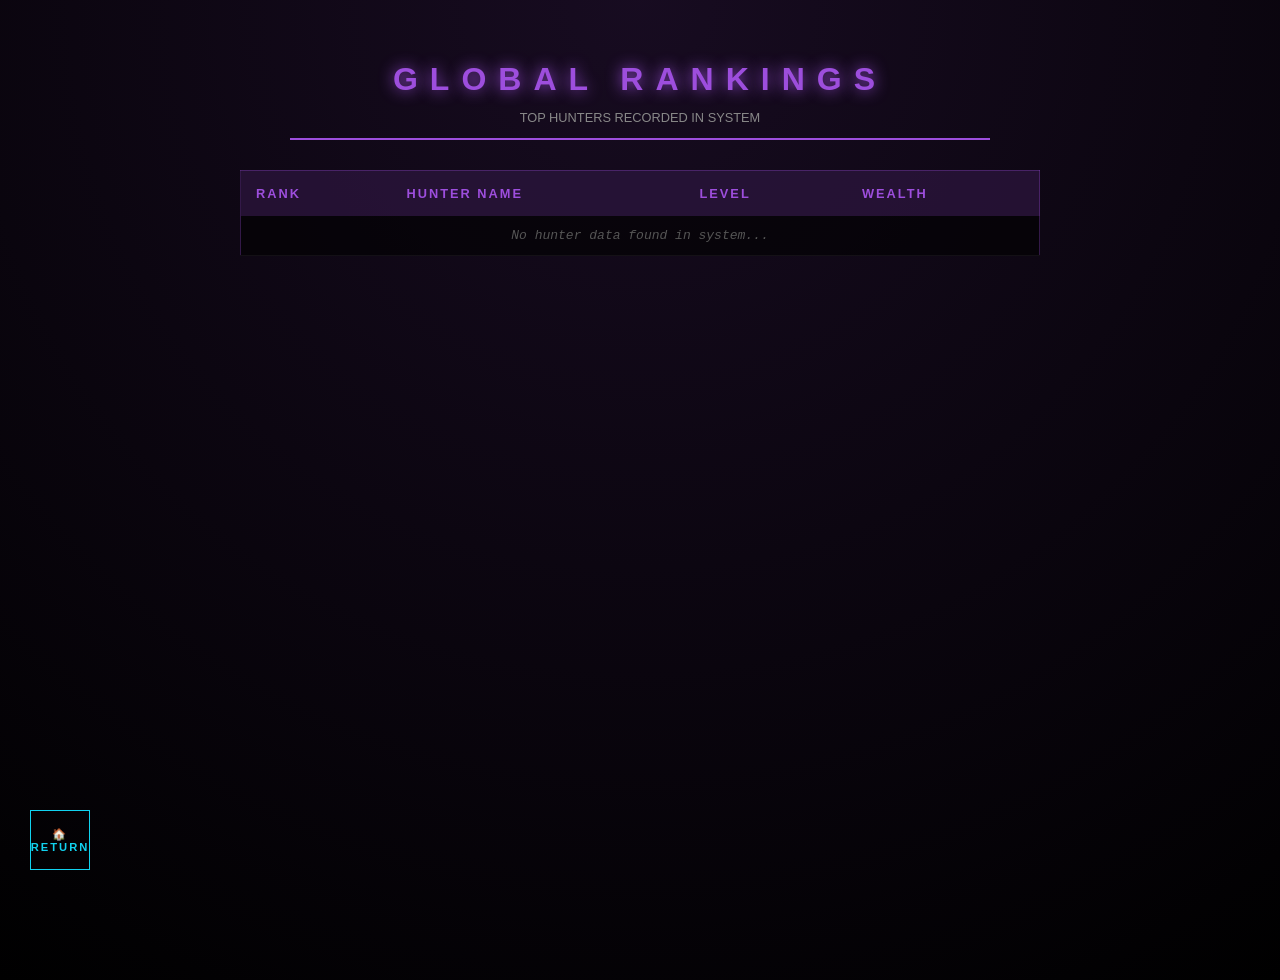
<file: leaderboard.html>
<!DOCTYPE html>
<html lang="en">
<head>
    <meta charset="UTF-8">
    <title>System: Global Rankings</title>
    <link rel="stylesheet" href="style.css">
    <style>
        body { 
            background: #000; color: #fff; font-family: 'Segoe UI', sans-serif; 
            margin: 0; overflow: hidden; height: 100vh;
        }

        .rank-container {
            display: flex; flex-direction: column; align-items: center;
            height: 100vh; padding: 40px 20px;
            background: radial-gradient(circle at 50% 0%, rgba(157, 78, 221, 0.15) 0%, #000 100%);
        }

        .rank-header { border-bottom: 2px solid #9d4edd; width: 80%; max-width: 700px; text-align: center; margin-bottom: 30px; }
        .rank-header h1 { letter-spacing: 12px; color: #9d4edd; text-shadow: 0 0 15px #9d4edd; text-transform: uppercase; }

        .leaderboard-table {
            width: 100%; max-width: 800px;
            border-collapse: collapse; background: rgba(0,0,0,0.6);
            border: 1px solid rgba(157, 78, 221, 0.3);
        }

        .leaderboard-table th {
            background: rgba(157, 78, 221, 0.2); color: #9d4edd;
            padding: 15px; text-align: left; font-size: 0.8rem; letter-spacing: 2px;
        }

        .leaderboard-table td {
            padding: 12px 15px; border-bottom: 1px solid rgba(255,255,255,0.05);
            font-family: monospace;
        }

        /* HIGHLIGHT TOP 3 */
        .rank-row:nth-child(1) { color: #FFD700; background: rgba(255, 215, 0, 0.05); } /* Gold */
        .rank-row:nth-child(2) { color: #C0C0C0; } /* Silver */
        .rank-row:nth-child(3) { color: #CD7F32; } /* Bronze */

        .class-tag { 
            font-size: 0.7rem; padding: 2px 6px; border: 1px solid; 
            border-radius: 3px; margin-left: 10px; opacity: 0.8;
        }

        .back-btn { position: fixed; bottom: 30px; left: 30px; }
        
        .empty-msg { text-align: center; padding: 40px; color: #555; font-style: italic; }
    </style>
</head>
<body onload="loadRankings()">

    <div class="rank-container">
        <div class="rank-header">
            <h1>Global Rankings</h1>
            <p style="color: #888; font-size: 0.8rem; margin-top: -10px;">TOP HUNTERS RECORDED IN SYSTEM</p>
        </div>

        <table class="leaderboard-table">
            <thead>
                <tr>
                    <th>RANK</th>
                    <th>HUNTER NAME</th>
                    <th>LEVEL</th>
                    <th>WEALTH</th>
                </tr>
            </thead>
            <tbody id="rank-body">
                </tbody>
        </table>
    </div>

    <button class="back-btn small-btn" onclick="window.location.href='home.html'">🏠 RETURN</button>

    <script>
        function loadRankings() {
            const tbody = document.getElementById('rank-body');
            let allPlayers = [];

            // 1. SCAN ALL LOCAL STORAGE KEYS
            for (let i = 0; i < localStorage.length; i++) {
                const key = localStorage.key(i);
                
                // Skip system keys, only get player objects
                if (key === 'currentUser' || key === 'activeDungeon') continue;

                try {
                    const data = JSON.parse(localStorage.getItem(key));
                    // Check if the data looks like a player object
                    if (data && data.name && data.level !== undefined) {
                        allPlayers.push(data);
                    }
                } catch (e) {
                    // Not a player object, ignore
                }
            }

            // 2. SORT BY LEVEL (HIGHEST FIRST)
            allPlayers.sort((a, b) => b.level - a.level || b.gold - a.gold);

            // 3. RENDER TOP 10
            if (allPlayers.length === 0) {
                tbody.innerHTML = `<tr><td colspan="4" class="empty-msg">No hunter data found in system...</td></tr>`;
                return;
            }

            tbody.innerHTML = "";
            allPlayers.slice(0, 10).forEach((player, index) => {
                const isCurrent = player.name === localStorage.getItem('currentUser');
                
                tbody.innerHTML += `
                    <tr class="rank-row" style="${isCurrent ? 'border-left: 4px solid #11D2EF;' : ''}">
                        <td>#${index + 1}</td>
                        <td>
                            ${player.name.toUpperCase()} 
                            <span class="class-tag" style="border-color: ${getClassColor(player.class)}">${player.class}</span>
                            ${isCurrent ? ' <small style="color:#11D2EF">(YOU)</small>' : ''}
                        </td>
                        <td>LVL ${player.level}</td>
                        <td>${player.gold.toLocaleString()}G</td>
                    </tr>
                `;
            });
        }

        function getClassColor(className) {
            const colors = {
                'Jin-Woo': '#11D2EF',
                'Gojo': '#fff',
                'Toji': '#f44',
                'Garou': '#9d4edd',
                'Asta': '#00FF44'
            };
            return colors[className] || '#888';
        }
    </script>
</body>
</html>
</file>
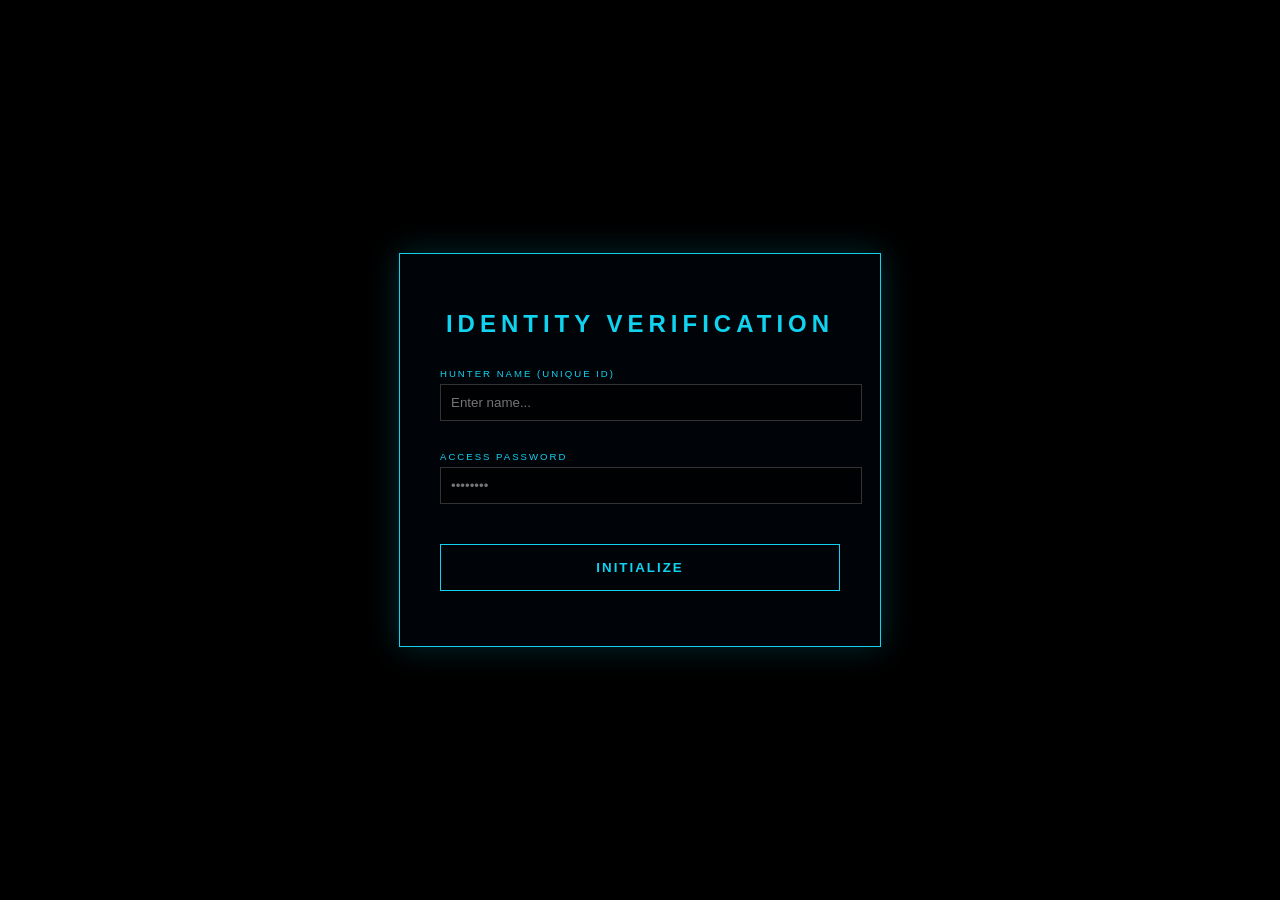
<file: register.html>
<!DOCTYPE html>
<html lang="en">
<head>
    <meta charset="UTF-8">
    <title>System: Awakening</title>
    <link rel="stylesheet" href="style.css">
    <style>
        body { background: #000; color: #fff; font-family: 'Segoe UI', sans-serif; display: flex; justify-content: center; align-items: center; height: 100vh; margin: 0; }
        .system-container { background: rgba(0, 5, 10, 0.95); border: 1px solid #11D2EF; padding: 40px; width: 400px; text-align: center; box-shadow: 0 0 30px rgba(17, 210, 239, 0.2); }
        .glitch { color: #11D2EF; font-size: 1.5rem; letter-spacing: 5px; margin-bottom: 30px; font-weight: 900; }
        .input-group { margin-bottom: 15px; text-align: left; }
        .input-group label { display: block; color: #11D2EF; font-size: 0.6rem; letter-spacing: 2px; margin-bottom: 5px; }
        input { width: 100%; background: #000; border: 1px solid #333; padding: 12px; color: #fff; outline: none; }
        input:focus { border-color: #11D2EF; }
        .arise-btn { width: 100%; background: none; border: 1px solid #11D2EF; color: #11D2EF; padding: 15px; font-weight: bold; cursor: pointer; margin-top: 10px; }
        .arise-btn:hover { background: #11D2EF; color: #000; }
        #system-msg { color: #ff4444; font-size: 0.75rem; margin-top: 15px; font-family: monospace; }
    </style>
</head>
<body>
    <div class="system-container">
        <h1 class="glitch">IDENTITY VERIFICATION</h1>
        
        <div class="input-group">
            <label>HUNTER NAME (UNIQUE ID)</label>
            <input type="text" id="regName" placeholder="Enter name...">
        </div>
        
        <div class="input-group">
            <label>ACCESS PASSWORD</label>
            <input type="password" id="regPass" placeholder="••••••••">
        </div>

        <button class="arise-btn" onclick="authenticate()">INITIALIZE</button>
        <div id="system-msg"></div>
    </div>

    <script>
        function authenticate() {
            const name = document.getElementById('regName').value.trim();
            const pass = document.getElementById('regPass').value.trim();
            const msg = document.getElementById('system-msg');

            if(!name || !pass) {
                msg.innerText = "[ERROR: MANDATORY FIELDS EMPTY]";
                return;
            }

            // Look for existing user data
            let userData = localStorage.getItem(name);

            if (userData) {
                // USER EXISTS: Check Password
                let player = JSON.parse(userData);
                if (player.password === pass) {
                    // Success: Set this as the CURRENT session
                    localStorage.setItem('currentUser', name);
                    window.location.href = 'home.html';
                } else {
                    msg.innerText = "[ERROR: INCORRECT ACCESS KEY]";
                }
            } else {
                // NEW USER: Create Profile
                const newPlayer = {
                    name: name,
                    password: pass,
                    level: 1,
                    xp: 0,
                    gold: 0,
                    str: 10,
                    spd: 10,
                    stm: 10,
                    class: null // Will be chosen in select.html
                };
                
                localStorage.setItem(name, JSON.stringify(newPlayer));
                localStorage.setItem('currentUser', name);
                window.location.href = 'select.html';
            }
        }
    </script>
</body>
</html>
</file>
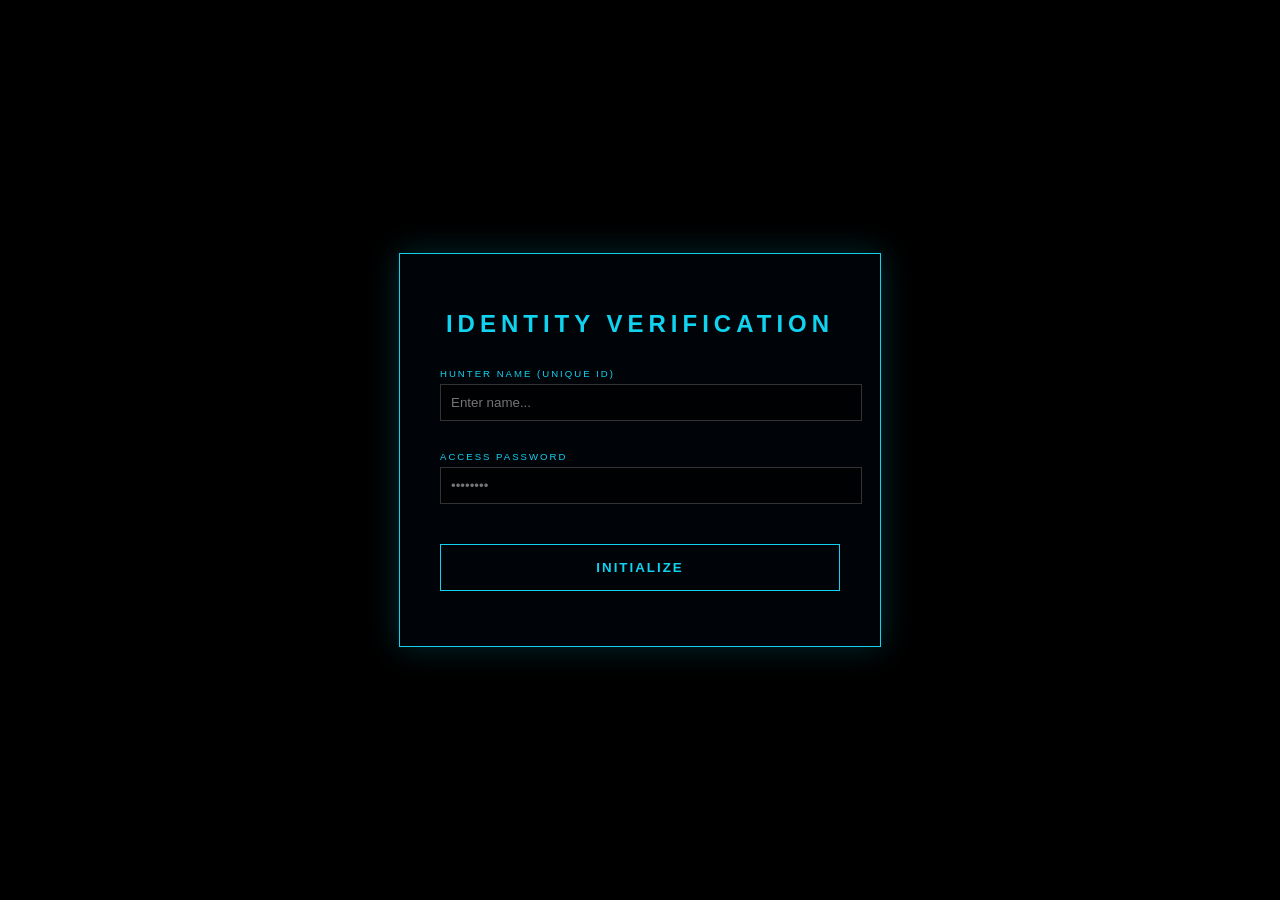
<file: select.html>
<!DOCTYPE html>
<html lang="en">
<head>
    <meta charset="UTF-8">
    <title>System: Selection</title>
    <link rel="stylesheet" href="style.css">
    <style>
        body { background: #000; color: #fff; font-family: 'Segoe UI', sans-serif; overflow-x: hidden; }
        
        .selection-page { padding: 50px 20px; text-align: center; }
        
        .system-title { 
            font-size: 2.2rem; letter-spacing: 8px; color: #11D2EF; 
            text-shadow: 0 0 15px rgba(17, 210, 239, 0.5); margin-bottom: 40px;
            font-weight: 900;
        }

        .character-grid {
            display: grid;
            grid-template-columns: repeat(auto-fit, minmax(180px, 1fr));
            gap: 20px;
            max-width: 1100px;
            margin: 0 auto;
        }

        .char-card {
            background: rgba(17, 210, 239, 0.03);
            border: 1px solid rgba(17, 210, 239, 0.2);
            padding: 15px;
            cursor: pointer;
            transition: all 0.3s ease;
        }

        .char-card:hover {
            border-color: #11D2EF;
            background: rgba(17, 210, 239, 0.1);
            transform: translateY(-5px);
            box-shadow: 0 5px 20px rgba(17, 210, 239, 0.2);
        }

        .img-frame {
            width: 100%;
            aspect-ratio: 1/1;
            background: #0a0a0a;
            margin-bottom: 12px;
            border: 1px solid #222;
            overflow: hidden;
        }

        .img-frame img {
            width: 100%;
            height: 100%;
            object-fit: cover;
            filter: grayscale(0.8);
            transition: 0.4s;
        }

        .char-card:hover img { 
            filter: grayscale(0); 
            transform: scale(1.05); 
        }

        .char-card p {
            margin: 0;
            font-size: 0.9rem;
            letter-spacing: 2px;
            color: #666;
            font-weight: bold;
        }

        .char-card:hover p { color: #11D2EF; }

        #user-display {
            position: fixed; top: 20px; left: 20px;
            font-family: monospace; color: #11D2EF; font-size: 0.8rem;
        }
    </style>
</head>
<body onload="checkAccess()">

    <div id="user-display">SYNCING ID: <span id="active-hunter">---</span></div>

    <div class="selection-page">
        <h1 class="system-title">SELECT YOUR VESSEL</h1>
        <div class="character-grid" id="char-grid"></div>
    </div>

    <script>
        const characters = [
            { name: 'Jin-Woo', icon: 'images/jinwoo_face.png', full: 'images/jinwoo_full.png' },
            { name: 'Asta', icon: 'images/asta_face.png', full: 'images/asta_full.png' },
            { name: 'Gojo', icon: 'images/gojo_face.png', full: 'images/gojo_full.png' },
            { name: 'Toji', icon: 'images/toji_face.png', full: 'images/toji_full.png' },
            { name: 'Ippo', icon: 'images/ippo_face.png', full: 'images/ippo_full.png' },
            { name: 'Garou', icon: 'images/garou_face.png', full: 'images/garou_full.png' },
            { name: 'Tanjiro', icon: 'images/tanjiro_face.png', full: 'images/tanjiro_full.png' },
            { name: 'Thorfinn', icon: 'images/thorfinn_face.png', full: 'images/thorfinn_full.png' }
        ];

        const currentUser = localStorage.getItem('currentUser');

        function checkAccess() {
            if (!currentUser) {
                alert("ACCESS DENIED: No Hunter ID detected.");
                window.location.href = 'register.html';
                return;
            }
            
            // If character is already selected for THIS specific user, skip to home
            let playerData = JSON.parse(localStorage.getItem(currentUser));
            if (playerData && playerData.class) {
                window.location.href = 'home.html';
            }

            document.getElementById('active-hunter').innerText = currentUser.toUpperCase();
            renderGrid();
        }

        function renderGrid() {
            const grid = document.getElementById('char-grid');
            characters.forEach(char => {
                grid.innerHTML += `
                    <div class="char-card" onclick="pick('${char.name}', '${char.full}', '${char.icon}')">
                        <div class="img-frame">
                            <img src="${char.icon}" onerror="this.src='https://via.placeholder.com/150/000?text=${char.name}'">
                        </div>
                        <p>${char.name.toUpperCase()}</p>
                    </div>`;
            });
        }

        function pick(className, fullImg, iconImg) {
            // 1. Get the current user's full data object
            let playerData = JSON.parse(localStorage.getItem(currentUser));

            // 2. Add the character details into the object
            playerData.class = className;
            playerData.imgFull = fullImg;
            playerData.imgIcon = iconImg;

            // 3. Save the updated object back to their unique name key
            localStorage.setItem(currentUser, JSON.stringify(playerData));

            // 4. Proceed to Home
            window.location.href = 'home.html';
        }
    </script>
</body>
</html>
</file>
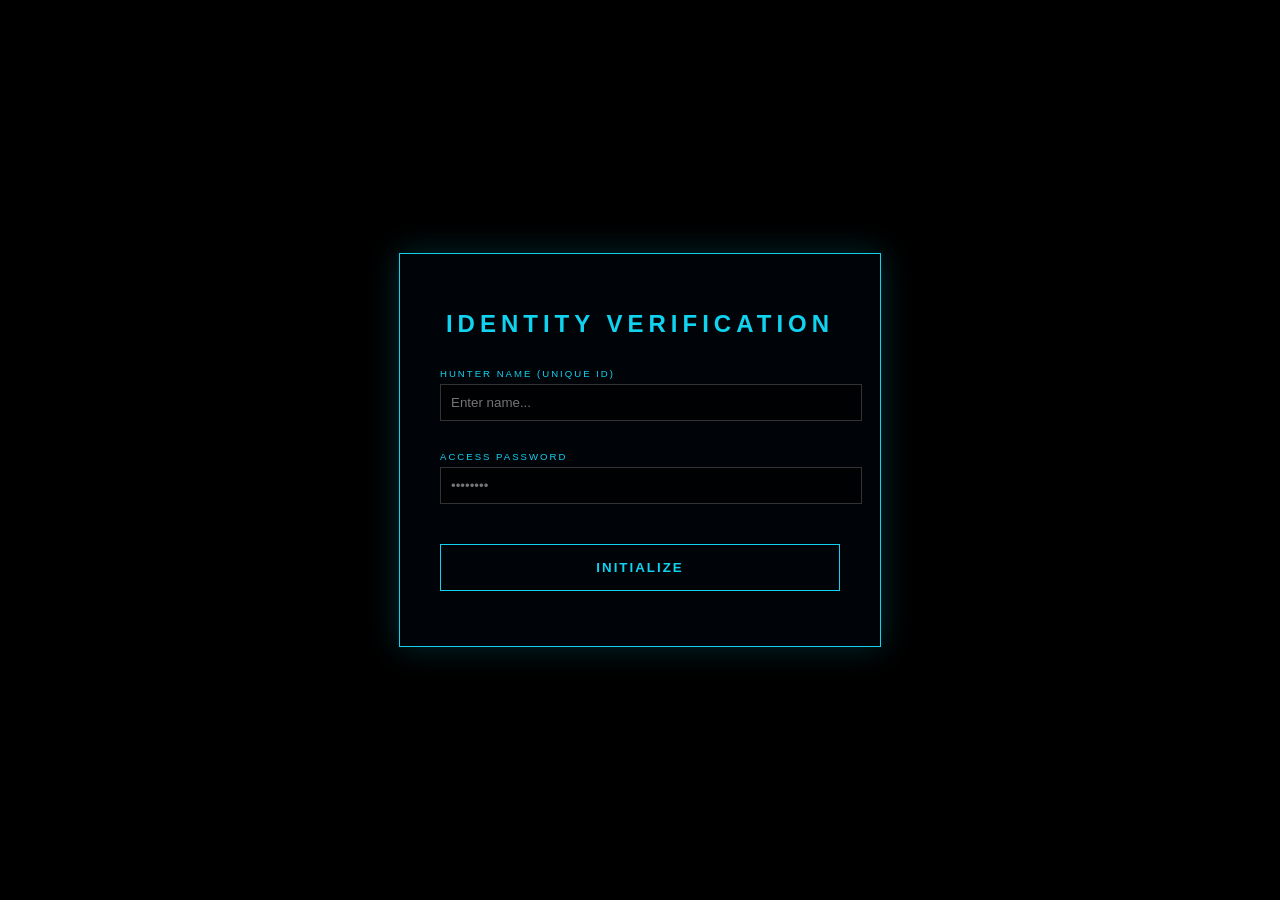
<file: shop.html>
<!DOCTYPE html>
<html lang="en">
<head>
    <meta charset="UTF-8">
    <title>System: Purchase Goods</title>
    <link rel="stylesheet" href="style.css">
    <style>
        body { 
            background: #000; color: #fff; font-family: 'Segoe UI', sans-serif; 
            margin: 0; overflow: hidden; height: 100vh;
        }

        .shop-container {
            display: flex; flex-direction: column; align-items: center;
            height: 100vh; padding: 20px;
            background: radial-gradient(circle at 50% 100%, rgba(17, 210, 239, 0.1) 0%, #000 100%);
            box-sizing: border-box;
        }

        .shop-header { border-bottom: 2px solid #11D2EF; width: 90%; max-width: 800px; text-align: center; margin-bottom: 20px; }
        .shop-header h1 { letter-spacing: 8px; color: #11D2EF; text-shadow: 0 0 10px #11D2EF; margin: 10px 0; font-size: 1.5rem; }
        .balance { color: #FFD700; font-family: monospace; font-size: 1.1rem; margin-bottom: 10px; }

        /* SCROLLABLE AREA FIX */
        .scroll-area {
            width: 100%;
            max-width: 950px;
            overflow-y: auto;
            flex-grow: 1;
            padding: 10px;
            /* Hide scrollbar for Chrome/Safari */
            -webkit-overflow-scrolling: touch;
        }
        .scroll-area::-webkit-scrollbar { display: none; } /* Hide scrollbar */

        .items-grid {
            display: grid; 
            grid-template-columns: repeat(auto-fit, minmax(250px, 1fr)); /* Responsive columns */
            gap: 15px; 
            padding-bottom: 80px; /* Space for back button */
        }

        .shop-item {
            background: rgba(255, 255, 255, 0.02); border: 1px solid rgba(17, 210, 239, 0.2);
            padding: 15px; text-align: center; transition: 0.3s;
            position: relative;
        }
        .shop-item:hover { border-color: #11D2EF; background: rgba(17, 210, 239, 0.05); transform: translateY(-3px); }

        .item-icon { font-size: 2.5rem; margin-bottom: 10px; display: block; }
        .item-name { font-weight: bold; color: #11D2EF; display: block; margin-bottom: 5px; font-size: 0.9rem; }
        .item-desc { font-size: 0.7rem; color: #888; height: 35px; display: block; line-height: 1.2; }
        .item-price { color: #FFD700; font-family: monospace; display: block; margin: 10px 0; font-size: 1rem; }

        .buy-btn {
            background: transparent; border: 1px solid #11D2EF; color: #11D2EF;
            padding: 10px; cursor: pointer; font-weight: bold; width: 100%;
            font-size: 0.8rem; letter-spacing: 1px;
        }
        .buy-btn:hover:not(:disabled) { background: #11D2EF; color: #000; box-shadow: 0 0 15px rgba(17, 210, 239, 0.4); }
        .buy-btn:disabled { border-color: #444; color: #444; cursor: not-allowed; }

        .back-btn { 
            position: fixed; bottom: 30px; left: 30px; 
            z-index: 100;
        }
    </style>
</head>
<body onload="initShop()">

    <div class="shop-container">
        <div class="shop-header">
            <h1>SYSTEM STORE</h1>
            <div class="balance">CREDITS: <span id="p-gold">0</span>G</div>
        </div>

        <div class="scroll-area">
            <div class="items-grid" id="shop-grid">
                </div>
        </div>
    </div>

    <button class="back-btn small-btn" onclick="window.location.href='home.html'">🏠 RETURN</button>

    <script>
        const currentUser = localStorage.getItem('currentUser');
        let player = JSON.parse(localStorage.getItem(currentUser));

        const stock = [
            { id: 'p_red', name: "Healing Potion", desc: "Restores 50% HP in battle.", price: 500, icon: "🧪" },
            { id: 'p_blue', name: "Mana Elixir", desc: "Instant 100 MP recovery.", price: 800, icon: "💎" },
            { id: 'scroll_tele', name: "Dungeon Map", desc: "Reveals hidden rooms in Gates.", price: 2500, icon: "📜" },
            { id: 'buff_str', name: "Protein Shake", desc: "Permanent +1 Strength.", price: 10000, icon: "🥤" },
            { id: 'buff_spd', name: "Energy Drink", desc: "Permanent +1 Speed.", price: 10000, icon: "⚡" },
            { id: 'mystery_box', name: "C-Rank Crate", desc: "Random gear or gold inside.", price: 5000, icon: "📦" }
        ];

        function initShop() {
            if (!currentUser || !player) { window.location.href = 'register.html'; return; }
            updateUI();
        }

        function updateUI() {
            document.getElementById('p-gold').innerText = player.gold.toLocaleString();
            const grid = document.getElementById('shop-grid');
            grid.innerHTML = "";

            stock.forEach(item => {
                const canAfford = player.gold >= item.price;
                grid.innerHTML += `
                    <div class="shop-item">
                        <span class="item-icon">${item.icon}</span>
                        <span class="item-name">${item.name}</span>
                        <span class="item-desc">${item.desc}</span>
                        <span class="item-price">${item.price}G</span>
                        <button class="buy-btn" ${canAfford ? '' : 'disabled'} 
                            onclick="buyItem('${item.id}', ${item.price})">
                            ${canAfford ? 'PURCHASE' : 'INSUFFICIENT FUNDS'}
                        </button>
                    </div>
                `;
            });
        }

        function buyItem(itemId, price) {
            if (player.gold < price) return;

            player.gold -= price;
            if (!player.inventory) player.inventory = [];
            
            const existingItem = player.inventory.find(i => i.id === itemId);
            if (existingItem) {
                existingItem.qty += 1;
            } else {
                const itemData = stock.find(s => s.id === itemId);
                player.inventory.push({
                    id: itemData.id,
                    name: itemData.name,
                    image: `https://via.placeholder.com/50/000?text=${itemData.icon}`, // Placeholder for real image
                    qty: 1
                });
            }

            if (itemId === 'buff_str') player.str += 1;
            if (itemId === 'buff_spd') player.spd += 1;

            localStorage.setItem(currentUser, JSON.stringify(player));
            updateUI();
        }
    </script>
</body>
</html>
</file>
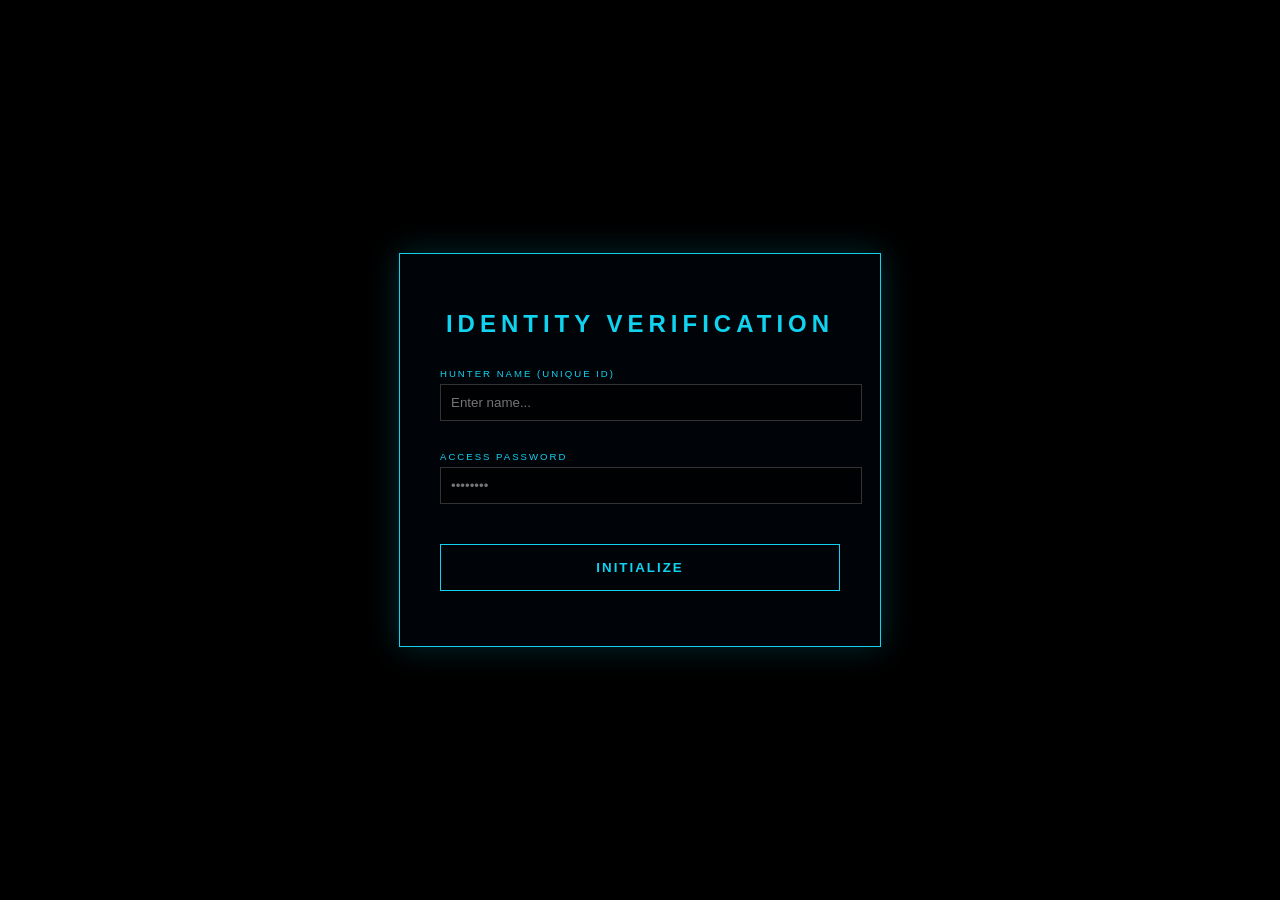
<file: workout.html>
<!DOCTYPE html>
<html lang="en">
<head>
    <meta charset="UTF-8">
    <title>System: Weekly Training</title>
    <link rel="stylesheet" href="style.css">
    <style>
        body { background: #000; color: #fff; font-family: 'Segoe UI', sans-serif; overflow-x: hidden; }

        .training-layout {
            min-height: 100vh; width: 100vw; display: flex; flex-direction: column;
            align-items: center; padding: 40px 20px;
            background: radial-gradient(circle, rgba(17, 210, 239, 0.05) 0%, rgba(0,0,0,1) 90%);
            box-sizing: border-box;
        }

        .header-tag {
            color: #11D2EF; font-size: 2rem; letter-spacing: 5px;
            text-shadow: 0 0 15px #11D2EF; text-transform: uppercase; margin-bottom: 10px;
        }

        .xp-cap-info {
            color: #FFD700; font-family: monospace; font-size: 0.8rem;
            margin-bottom: 25px; letter-spacing: 2px;
        }

        /* DAY TABS */
        .day-tabs {
            display: flex; gap: 5px; margin-bottom: 25px; flex-wrap: wrap; justify-content: center;
        }

        .day-tab {
            background: #000; border: 1px solid #333; color: #555;
            padding: 8px 16px; cursor: pointer; font-size: 0.75rem;
            letter-spacing: 2px; font-weight: bold; transition: 0.2s;
        }

        .day-tab.active { border-color: #11D2EF; color: #11D2EF; box-shadow: 0 0 10px rgba(17,210,239,0.3); }
        .day-tab.completed { border-color: #00FF44; color: #00FF44; }
        .day-tab.missed { border-color: #ff4444; color: #ff4444; }

        /* MAIN CARD */
        .day-card {
            background: rgba(0,0,0,0.8); border: 1px solid rgba(17,210,239,0.3);
            padding: 30px; width: 95%; max-width: 700px; min-height: 400px;
        }

        .day-title {
            color: #11D2EF; font-size: 1.3rem; letter-spacing: 4px;
            border-bottom: 1px solid rgba(17,210,239,0.2); padding-bottom: 10px; margin-bottom: 20px;
        }

        /* PLAN MODE */
        .plan-input-row {
            display: flex; gap: 10px; margin-bottom: 15px; align-items: center;
        }

        .plan-input-row input {
            background: rgba(17,210,239,0.05); border: 1px solid #333;
            color: #fff; padding: 10px; font-size: 0.85rem; outline: none;
        }

        .plan-input-row input:focus { border-color: #11D2EF; }
        .exercise-input { flex: 2; }
        .reps-input { flex: 1; }

        .add-btn {
            background: #11D2EF; color: #000; border: none;
            padding: 10px 20px; font-weight: bold; cursor: pointer; font-size: 0.85rem;
        }

        .planned-exercise {
            display: flex; justify-content: space-between; align-items: center;
            background: rgba(17,210,239,0.05); border-left: 3px solid #11D2EF;
            padding: 10px 15px; margin-bottom: 8px; font-family: monospace;
        }

        .planned-exercise span { color: #11D2EF; font-size: 0.85rem; }
        .planned-exercise .reps-badge { color: #FFD700; font-size: 0.8rem; }

        .remove-btn {
            background: none; border: 1px solid #ff4444; color: #ff4444;
            padding: 3px 8px; cursor: pointer; font-size: 0.7rem;
        }

        .lock-btn {
            width: 100%; background: none; border: 2px solid #00FF44;
            color: #00FF44; padding: 15px; font-weight: bold; cursor: pointer;
            font-size: 0.9rem; letter-spacing: 3px; margin-top: 20px;
        }

        .lock-btn:hover { background: #00FF44; color: #000; }

        /* EXECUTE MODE */
        .execute-exercise {
            background: rgba(0,0,0,0.5); border: 1px solid rgba(17,210,239,0.2);
            padding: 15px 20px; margin-bottom: 12px;
        }

        .execute-exercise.claimed { border-color: #00FF44; opacity: 0.6; }

        .execute-top {
            display: flex; justify-content: space-between; align-items: center;
            margin-bottom: 10px;
        }

        .exercise-name { color: #fff; font-size: 0.9rem; font-weight: bold; }
        .target-reps { color: #555; font-size: 0.75rem; font-family: monospace; }
        .xp-preview { color: #FFD700; font-size: 0.75rem; font-family: monospace; }

        .execute-bottom { display: flex; gap: 10px; align-items: center; }

        .reps-done-input {
            background: rgba(17,210,239,0.05); border: 1px solid #333;
            color: #fff; padding: 8px 12px; font-size: 0.85rem;
            outline: none; width: 100px;
        }

        .reps-done-input:focus { border-color: #11D2EF; }

        .claim-btn {
            background: none; border: 1px solid #11D2EF; color: #11D2EF;
            padding: 8px 20px; cursor: pointer; font-weight: bold; font-size: 0.8rem;
        }

        .claim-btn:hover { background: #11D2EF; color: #000; }
        .claim-btn:disabled { border-color: #333; color: #333; cursor: not-allowed; }

        .claimed-badge {
            color: #00FF44; font-family: monospace; font-size: 0.8rem; display: none;
        }

        /* DAILY SUMMARY */
        .daily-summary {
            display: flex; justify-content: space-between; align-items: center;
            background: rgba(17,210,239,0.05); border: 1px solid rgba(17,210,239,0.2);
            padding: 15px 20px; margin-top: 20px;
        }

        .summary-stat { text-align: center; }
        .summary-stat .val { color: #11D2EF; font-size: 1.2rem; font-weight: bold; }
        .summary-stat .label { color: #555; font-size: 0.65rem; letter-spacing: 1px; }

        /* SYSTEM STATUS */
        #system-status {
            position: fixed; bottom: 30px; left: 50%; transform: translateX(-50%);
            background: rgba(0,5,10,0.95); border: 1px solid #11D2EF;
            color: #11D2EF; padding: 12px 40px; font-weight: bold;
            letter-spacing: 2px; display: none; z-index: 1000;
            box-shadow: 0 0 20px rgba(17,210,239,0.4); font-family: monospace;
        }

        .empty-day {
            text-align: center; color: #333; font-family: monospace;
            padding: 40px; font-size: 0.9rem; letter-spacing: 2px;
        }

        .replan-btn {
            background: none; border: 1px solid #FFD700; color: #FFD700;
            padding: 10px 25px; cursor: pointer; font-size: 0.8rem;
            letter-spacing: 2px; margin-top: 15px;
        }

        .replan-btn:hover { background: #FFD700; color: #000; }

        .side-menu { position: fixed; left: 20px; top: 50%; transform: translateY(-50%); display: flex; flex-direction: column; gap: 15px; }
        .small-btn { width: 50px; height: 50px; background: #000; border: 1px solid #11D2EF; color: #11D2EF; cursor: pointer; font-size: 1.2rem; }
        .small-btn:hover { background: #11D2EF; color: #000; }

        .mode-badge {
            font-size: 0.7rem; letter-spacing: 2px; padding: 3px 10px;
            border: 1px solid; display: inline-block; margin-bottom: 15px;
        }

        .mode-plan { border-color: #FFD700; color: #FFD700; }
        .mode-execute { border-color: #00FF44; color: #00FF44; }
        .mode-done { border-color: #555; color: #555; }
    </style>
</head>
<body onload="initWorkout()">

    <div class="training-layout">
        <h1 class="header-tag">⚔ MISSION BOARD</h1>
        <div class="xp-cap-info" id="cap-info">DAILY XP CAP: 210 | TODAY'S EARNED: 0</div>

        <div class="day-tabs" id="day-tabs"></div>

        <div class="day-card" id="day-card"></div>
    </div>

    <nav class="side-menu">
        <button class="small-btn" onclick="window.location.href='home.html'">🏠</button>
        <button class="small-btn" onclick="window.location.href='inventory.html'">🎒</button>
        <button class="small-btn" onclick="window.location.href='shop.html'">💰</button>
    </nav>

    <div id="system-status">SYSTEM: GAINS RECORDED</div>

    <script>
        function removeExercise(day, index) {
    player.weekPlan[day].splice(index, 1);
    savePlayer();
    renderDay(day);
}
        const currentUser = localStorage.getItem('currentUser');
        let player = {};
        let activeDay = 1;
        const DAYS = ['MON', 'TUE', 'WED', 'THU', 'FRI', 'SAT'];
        const MAX_EXERCISES = 5;
        const MAX_REPS = 200;

        

        function initWorkout() {
            if (!currentUser) { window.location.href = 'register.html'; return; }
            player = JSON.parse(localStorage.getItem(currentUser));

            // Initialize weekly plan if not exists
            if (!player.weekPlan) {
                player.weekPlan = { 1: [], 2: [], 3: [], 4: [], 5: [], 6: [] };
            }
            if (!player.weekClaimed) {
                player.weekClaimed = { 1: {}, 2: {}, 3: {}, 4: {}, 5: {}, 6: {} };
            }
            if (!player.weekXP) {
                player.weekXP = { 1: 0, 2: 0, 3: 0, 4: 0, 5: 0, 6: 0 };
            }

            renderTabs();
            renderDay(activeDay);
            updateCapInfo();
        }

        function updateCapInfo() {
            const cap = getDailyCap();
            const earned = player.weekXP[activeDay] || 0;
            document.getElementById('cap-info').innerText =
    `DAY ${activeDay} XP EARNED: ${earned} XP`;
        }

        function renderTabs() {
            const tabs = document.getElementById('day-tabs');
            tabs.innerHTML = '';
            DAYS.forEach((day, i) => {
                const d = i + 1;
                const plan = player.weekPlan[d] || [];
                const claimed = player.weekClaimed[d] || {};
                const claimedCount = Object.keys(claimed).length;

                let tabClass = '';
                if (d === activeDay) tabClass = 'active';
                else if (plan.length > 0 && claimedCount === plan.length) tabClass = 'completed';

                tabs.innerHTML += `
                    <div class="day-tab ${tabClass}" onclick="switchDay(${d})">${day}</div>
                `;
            });
        }

        function switchDay(day) {
            activeDay = day;
            renderTabs();
            renderDay(day);
            updateCapInfo();
        }

        function renderDay(day) {
            const card = document.getElementById('day-card');
            const plan = player.weekPlan[day] || [];
            const claimed = player.weekClaimed[day] || {};
            const isPlanMode = plan.length === 0;

            let html = `<div class="day-title">${DAYS[day-1]} — DAY ${day}</div>`;

if (isPlanMode) {
    // PLAN MODE
    html += `<div class="mode-badge mode-plan">📋 PLAN MODE</div>`;
    html += `<p style="color:#555; font-size:0.75rem; font-family:monospace; margin-bottom:15px;">
        ADD YOUR EXERCISES FOR THIS DAY (MAX ${MAX_EXERCISES} | MAX ${MAX_REPS} REPS EACH)
    </p>`;

    html += `
        <div class="plan-input-row">
            <input class="exercise-input" type="text" id="ex-name-${day}" placeholder="Exercise name...">
            <input class="reps-input" type="number" id="ex-reps-${day}" placeholder="Target reps" min="1" max="${MAX_REPS}">
            <button class="add-btn" onclick="addExercise(${day})">+ ADD</button>
        </div>
        <div id="planned-list-${day}"></div>
    `;

    html += `<button class="lock-btn" onclick="lockDay(${day})">⚔ LOCK IN & START TRAINING</button>`;
            } else {
                // EXECUTE MODE
                const allClaimed = Object.keys(claimed).length === plan.length;

                if (allClaimed) {
                    html += `<div class="mode-badge mode-done">✅ DAY COMPLETE</div>`;
                } else {
                    html += `<div class="mode-badge mode-execute">🔥 EXECUTE MODE</div>`;
                }

                plan.forEach((ex, index) => {
                    const isClaimed = claimed[index] !== undefined;
                    const maxXP = Math.min(ex.reps * 0.5, getDailyCap());

                    html += `
                        <div class="execute-exercise ${isClaimed ? 'claimed' : ''}" id="ex-row-${index}">
                            <div class="execute-top">
                                <span class="exercise-name">${ex.name.toUpperCase()}</span>
                                <span class="target-reps">TARGET: ${ex.reps} REPS</span>
                                <span class="xp-preview">MAX: +${Math.floor(maxXP)} XP</span>
                            </div>
                            <div class="execute-bottom">
                                ${isClaimed ?
                                    `<span class="claimed-badge" style="display:block">
                                        ✅ CLAIMED — ${claimed[index].reps} reps | +${claimed[index].xp} XP
                                    </span>` :
                                    `<input class="reps-done-input" type="number" id="done-${index}"
                                        placeholder="Reps done" min="0" max="${ex.reps}">
                                    <button class="claim-btn" onclick="claimExercise(${day}, ${index})">
                                        CLAIM XP
                                    </button>`
                                }
                            </div>
                        </div>
                    `;
                });

                // Daily summary
                const earnedXP = player.weekXP[day] || 0;
                const earnedGold = player.weekGold ? (player.weekGold[day] || 0) : 0;
                html += `
                    <div class="daily-summary">
                        <div class="summary-stat">
                            <div class="val">${Object.keys(claimed).length}/${plan.length}</div>
                            <div class="label">COMPLETED</div>
                        </div>
                        <div class="summary-stat">
                            <div class="val">${earnedXP}</div>
                            <div class="label">XP EARNED</div>
                        </div>
                        <div class="summary-stat">
                            <div class="val">${earnedGold}G</div>
                            <div class="label">GOLD EARNED</div>
                        </div>
                        <div class="summary-stat">
                            <div class="val">${getDailyCap()}</div>
                            <div class="label">DAILY CAP</div>
                        </div>
                    </div>
                `;

                {
                    html += `
    <div style="display:flex; gap:10px; margin-top:15px;">
        <button class="replan-btn" onclick="refreshDay(${day})">🔄 REFRESH</button>
        <button class="replan-btn" style="border-color:#ff4444; color:#ff4444;" onclick="replanDay(${day})">🗑️ RESET</button>
    </div>
`;
                }
            }

            card.innerHTML = html;
        }

        function addExercise(day) {
            const nameInput = document.getElementById(`ex-name-${day}`);
            const repsInput = document.getElementById(`ex-reps-${day}`);

            const name = nameInput.value.trim();
            const reps = parseInt(repsInput.value);

            if (!name) { showStatus('ERROR: ENTER EXERCISE NAME'); return; }
            if (!reps || reps < 1) { showStatus('ERROR: ENTER VALID REPS'); return; }
            if (reps > MAX_REPS) { showStatus(`ERROR: MAX ${MAX_REPS} REPS ALLOWED`); return; }

            const plan = player.weekPlan[day];
            if (plan.length >= MAX_EXERCISES) {
                showStatus(`ERROR: MAX ${MAX_EXERCISES} EXERCISES PER DAY`);
                return;
            }

            plan.push({ name, reps });
savePlayer();

// Don't re-render whole day — just update the list!
const list = document.getElementById(`planned-list-${day}`);
list.innerHTML = '';
plan.forEach((ex, i) => {
    list.innerHTML += `
        <div class="planned-exercise">
            <span>${ex.name.toUpperCase()}</span>
            <span class="reps-badge">${ex.reps} REPS</span>
            <button class="remove-btn" onclick="removeExercise(${day}, ${i})">✕</button>
        </div>
    `;
});

nameInput.value = '';
repsInput.value = '';
        }

        function lockDay(day) {
    const plan = player.weekPlan[day];
    if (plan.length === 0) {
        showStatus('ERROR: ADD AT LEAST 1 EXERCISE');
        return;
    }
    // Clear edit mode
    if (player.editMode) player.editMode[day] = false;
    showStatus(`DAY ${day} LOCKED! BEGIN TRAINING!`);
    savePlayer();
    renderDay(day);
    renderTabs();
}

        function claimExercise(day, index) {
            const input = document.getElementById(`done-${index}`);
            const repsDone = parseInt(input.value);
            const plan = player.weekPlan[day];
            const ex = plan[index];

            if (!repsDone || repsDone < 0) {
                showStatus('ERROR: ENTER REPS COMPLETED');
                return;
            }
            const remaining = 99999; // No cap!
           

            // XP Calculation
            const completionRate = Math.min(repsDone / ex.reps, 1);
            let earnedXP = Math.floor(repsDone * 0.5);
            earnedXP = Math.min(earnedXP, remaining); // Cap check

            // Save claim
            if (!player.weekClaimed[day]) player.weekClaimed[day] = {};
            player.weekClaimed[day][index] = { reps: repsDone, xp: earnedXP };

            // Add XP
            player.xp += earnedXP;
            player.weekXP[day] = (player.weekXP[day] || 0) + earnedXP;

            // Level up check
            const xpNeeded = Math.floor(1000 * (player.level * player.level * 0.5));
if (player.xp >= xpNeeded) {
    player.xp -= xpNeeded;
    player.level += 1;
    showStatus(`⚡ LEVEL UP! NOW LVL ${player.level}! Next: ${Math.floor(1000 * (player.level * player.level * 0.5))} XP`);
} else {
                showStatus(`QUEST COMPLETE: +${earnedXP} XP`);
            }

            // Check if ALL exercises claimed for today
const claimed = player.weekClaimed[day];
const totalClaimed = Object.keys(claimed).length;
const totalExercises = plan.length;

if (totalClaimed === totalExercises) {
    // Check if gold already given for this day
    if (!player.weekGold) player.weekGold = {};
    if (!player.weekGold[day]) {
        player.gold += 100;
        player.weekGold[day] = 100;
        setTimeout(() => showStatus('🏆 DAY COMPLETE! +100 GOLD BONUS!'), 1500);
    }
}

            savePlayer();
            updateCapInfo();
            renderDay(day);
            renderTabs();
        }

        function replanDay(day) {
            if (!confirm('Reset this day? All progress will be lost!')) return;
            player.weekPlan[day] = [];
            player.weekClaimed[day] = {};
            player.weekXP[day] = 0;
            if (player.weekGold) player.weekGold[day] = 0;
            savePlayer();
            renderDay(day);
            renderTabs();
            showStatus('DAY RESET — REPLAN YOUR MISSIONS');
        }

        function savePlayer() {
            localStorage.setItem(currentUser, JSON.stringify(player));
        }

        function showStatus(msg) {
            const status = document.getElementById('system-status');
            status.innerText = '> ' + msg;
            status.style.display = 'block';
            setTimeout(() => { status.style.display = 'none'; }, 2500);
        }
        
function refreshDay(day) {
    player.weekClaimed[day] = {};
    player.weekXP[day] = 0;
    if (player.weekGold) player.weekGold[day] = 0;
    savePlayer();
    renderDay(day);
    renderTabs();
    showStatus('DAY REFRESHED — READY TO TRAIN AGAIN!');
}
function getDailyCap() {
    return 9999999; // or whatever your daily XP cap is
}
    </script>
</body>
</html>
</file>
<file: style.css>
/* --- SYSTEM CORE STYLES --- */
:root {
    --system-blue: #11D2EF;
    --system-purple: #9d4edd;
    --system-gold: #FFD700;
    --system-red: #ff4444;
    --system-bg: #050505;
    --panel-bg: rgba(255, 255, 255, 0.05);
}

body {
    background-color: var(--system-bg);
    color: #ffffff;
    font-family: 'Segoe UI', Roboto, Helvetica, Arial, sans-serif;
    margin: 0;
    padding: 0;
    overflow-x: hidden;
}

/* --- BUTTONS --- */
button {
    text-transform: uppercase;
    letter-spacing: 2px;
    transition: 0.3s;
    cursor: pointer;
}

.small-btn {
    background: transparent;
    border: 1px solid var(--system-blue);
    color: var(--system-blue);
    padding: 12px;
    font-size: 0.7rem;
    font-weight: bold;
    width: 60px;
    height: 60px;
    display: flex;
    flex-direction: column;
    align-items: center;
    justify-content: center;
    gap: 4px;
}

.small-btn:hover {
    background: var(--system-blue);
    color: #000;
    box-shadow: 0 0 10px var(--system-blue);
}

.action-btn {
    background: #000;
    border: 2px solid var(--system-blue);
    color: var(--system-blue);
    padding: 12px 35px;
    font-weight: bold;
    box-shadow: 0 0 5px rgba(17, 210, 239, 0.2);
}

.action-btn:hover:not(:disabled) {
    background: var(--system-blue);
    color: #000;
    box-shadow: 0 0 20px var(--system-blue);
}

/* --- SYSTEM PANELS --- */
.system-panel {
    background: var(--panel-bg);
    border: 1px solid rgba(255, 255, 255, 0.1);
    backdrop-filter: blur(10px);
    padding: 20px;
    border-radius: 2px;
}

/* --- INPUTS (For Registration) --- */
input[type="text"], input[type="password"], select {
    background: rgba(0, 0, 0, 0.7);
    border: 1px solid #333;
    color: #fff;
    padding: 10px;
    width: 100%;
    margin-bottom: 15px;
    outline: none;
}

input:focus {
    border-color: var(--system-blue);
    box-shadow: 0 0 5px var(--system-blue);
}

/* --- PROGRESS BARS --- */
.bar-container {
    width: 100%;
    background: #111;
    height: 10px;
    border: 1px solid #333;
    overflow: hidden;
    position: relative;
}

/* --- ANIMATIONS --- */
@keyframes pulse {
    0% { opacity: 1; }
    50% { opacity: 0.7; }
    100% { opacity: 1; }
}

.glitch-text {
    animation: pulse 2s infinite;
    text-shadow: 0 0 10px var(--system-blue);
}

/* --- SCROLLBAR --- */
::-webkit-scrollbar {
    width: 4px;
}

::-webkit-scrollbar-track {
    background: #000;
}

::-webkit-scrollbar-thumb {
    background: var(--system-blue);
}
@keyframes fadeIn {
    from { opacity: 0; transform: translateX(-20px); }
    to { opacity: 1; transform: translateX(0); }
}
</file>
